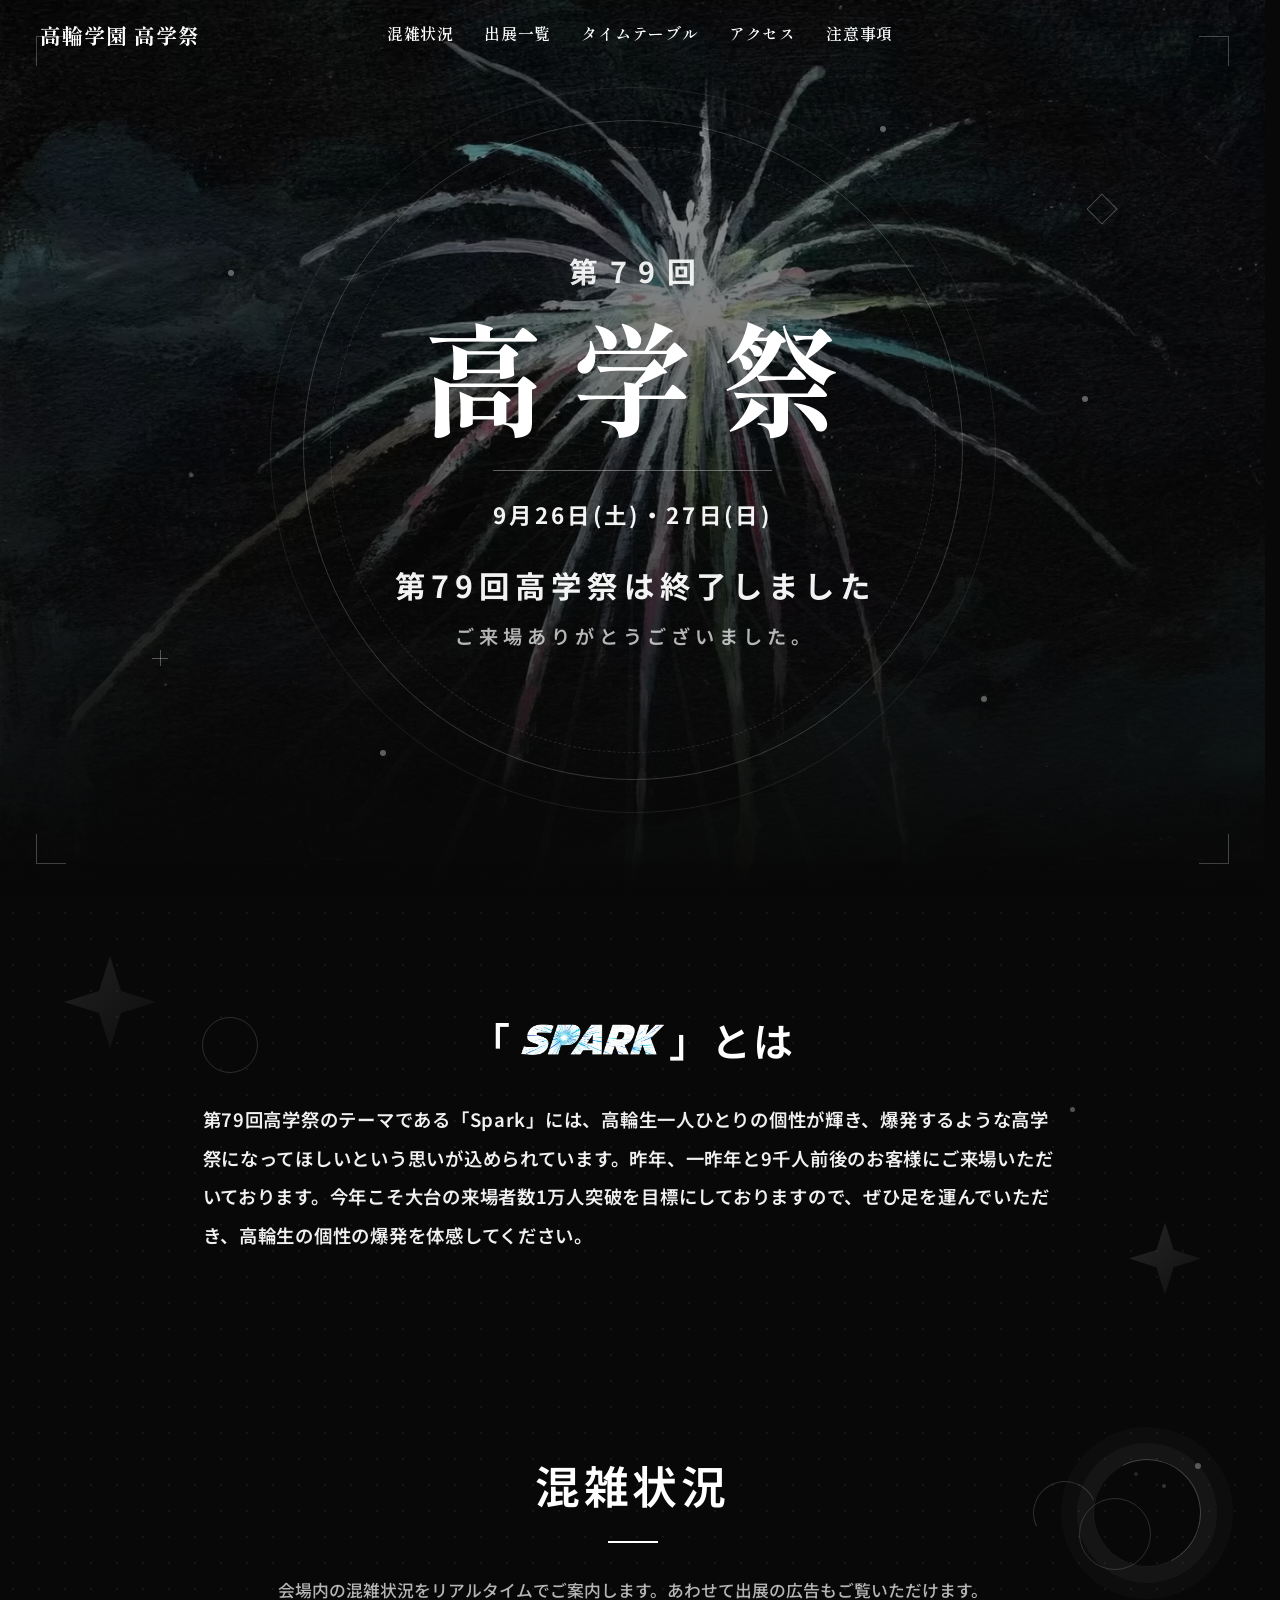
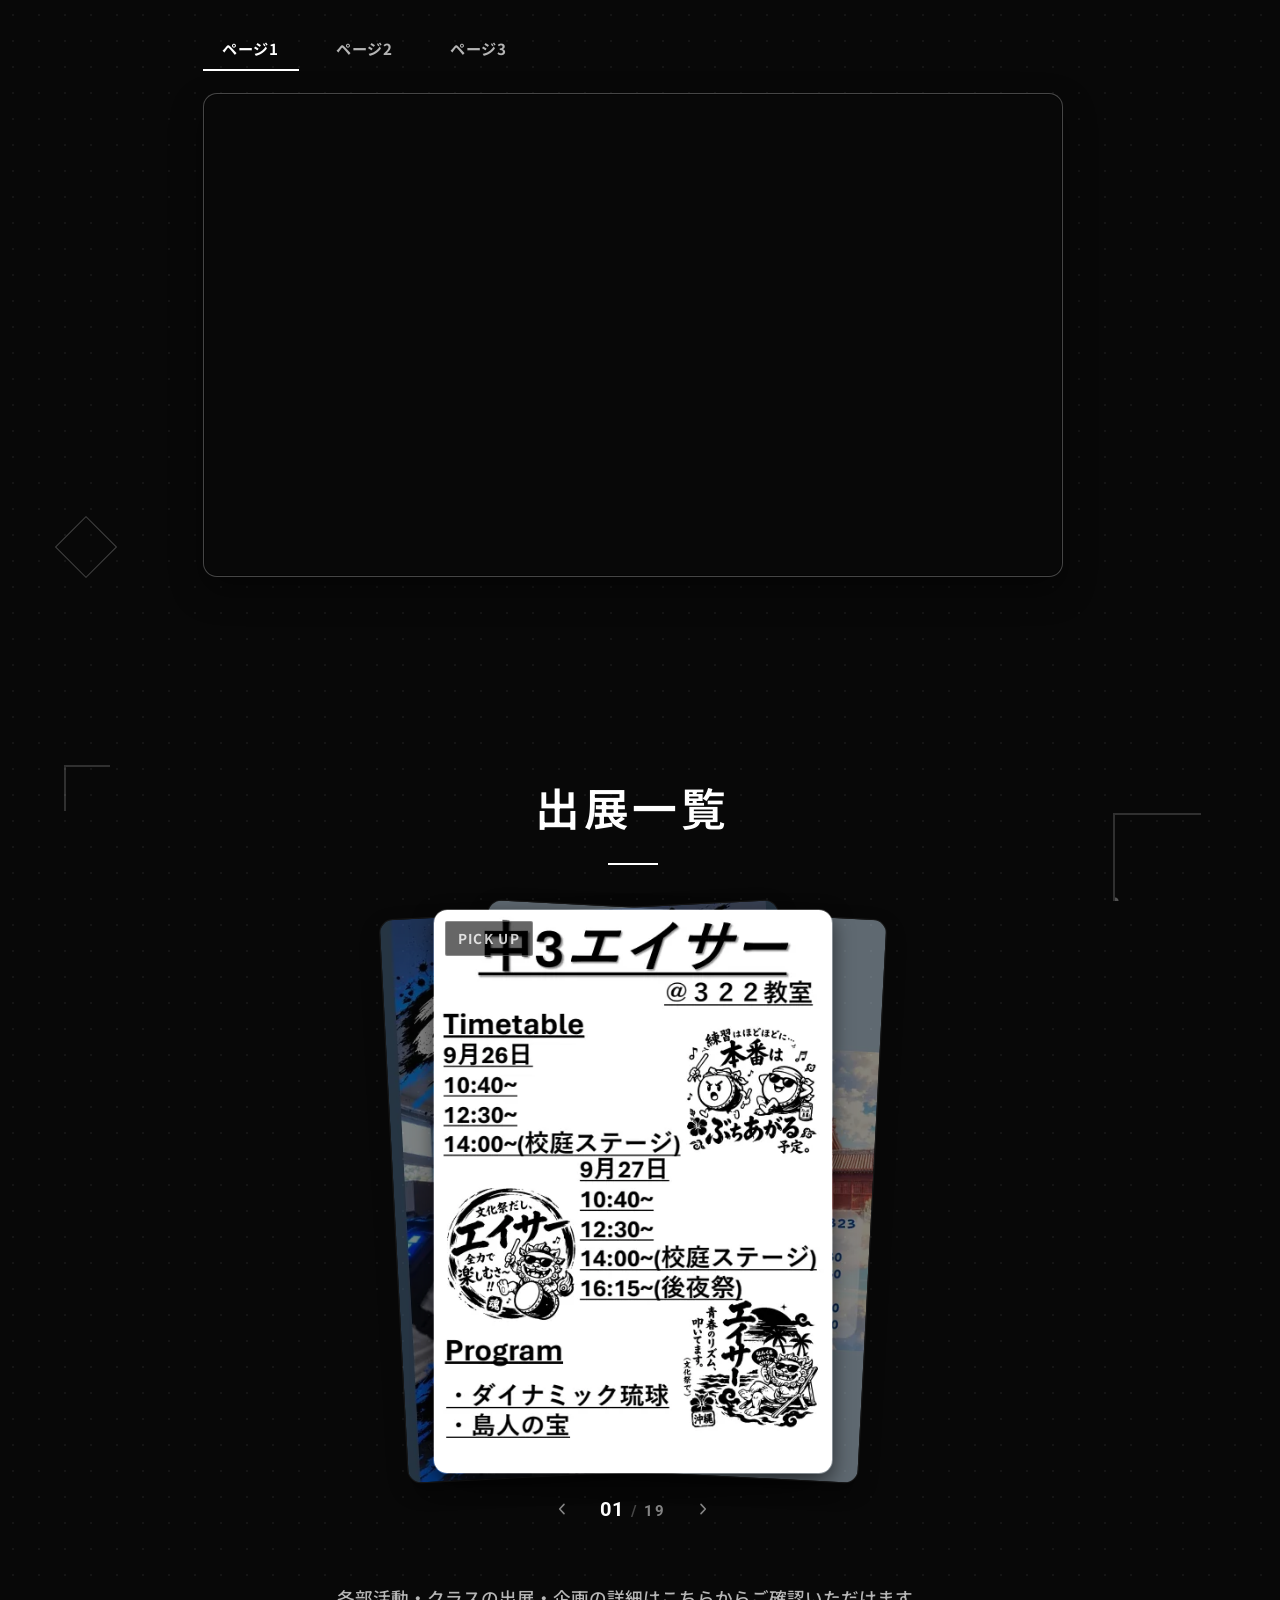
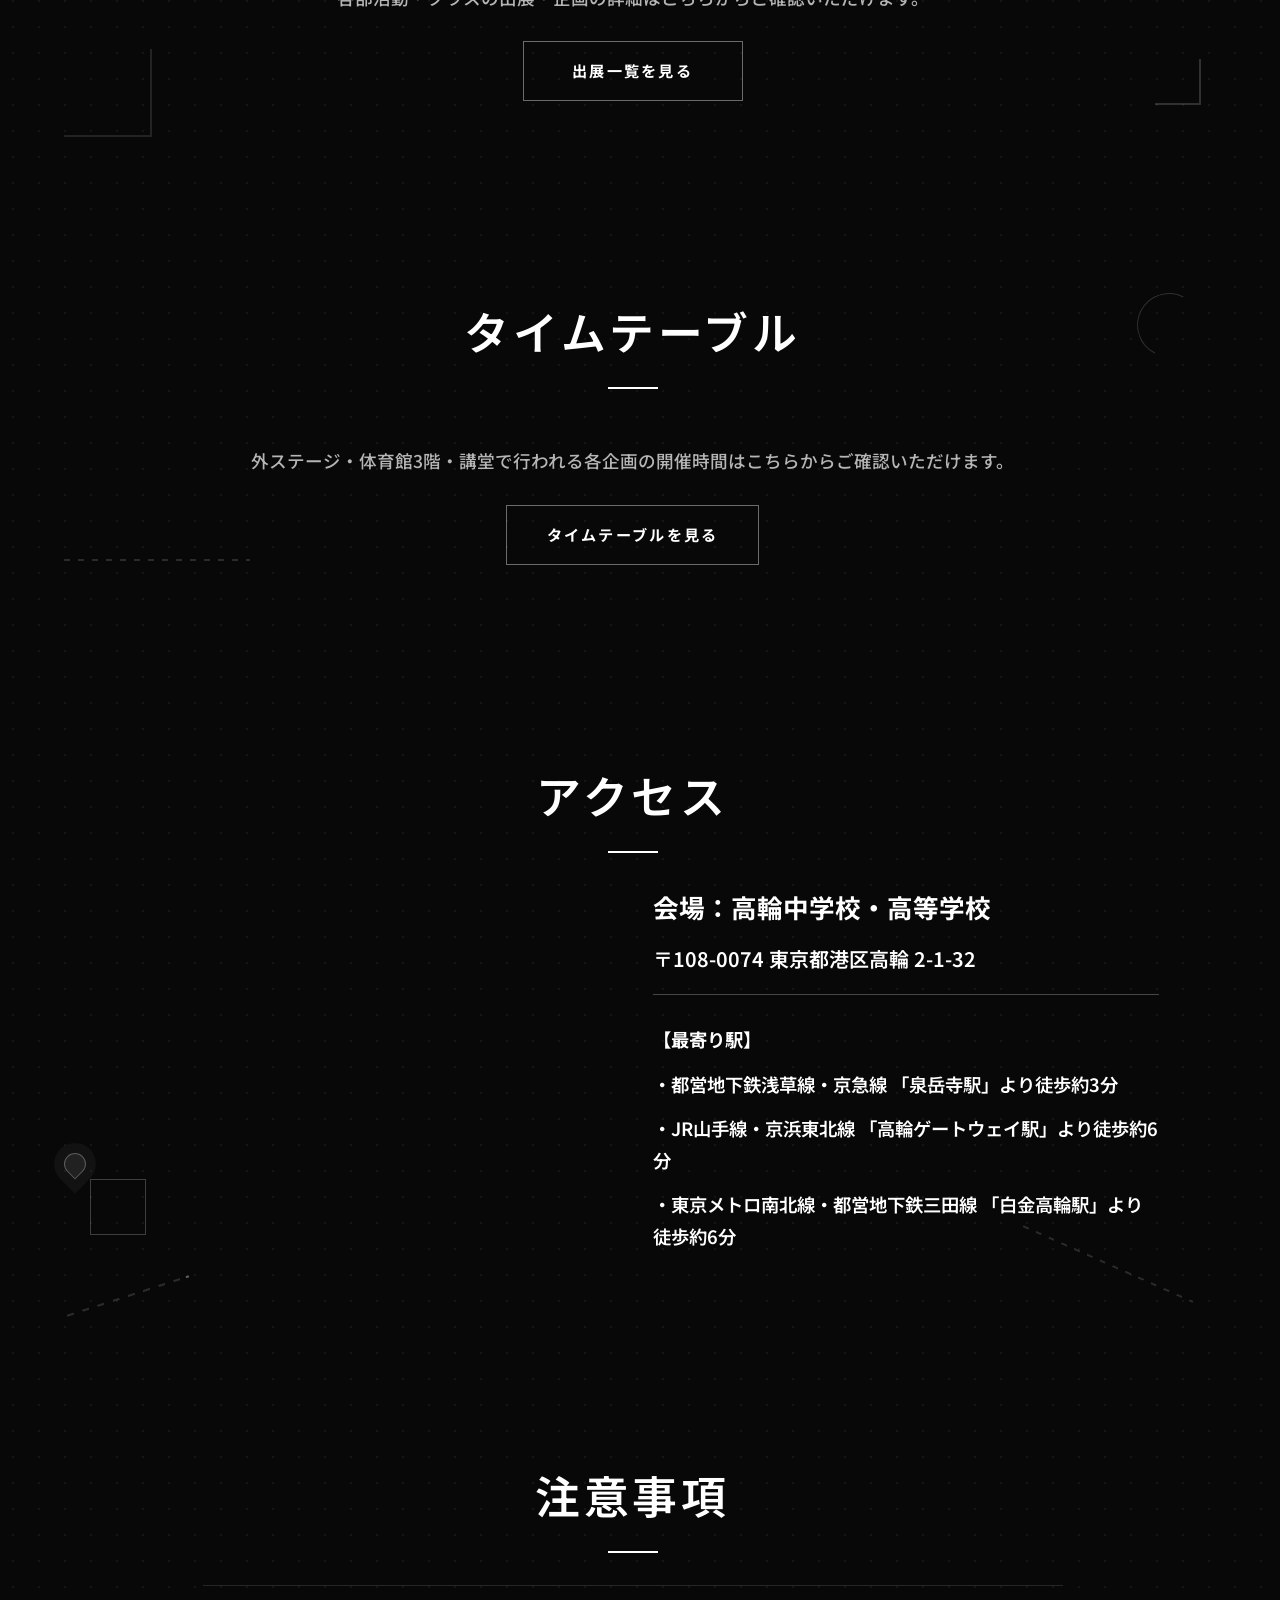
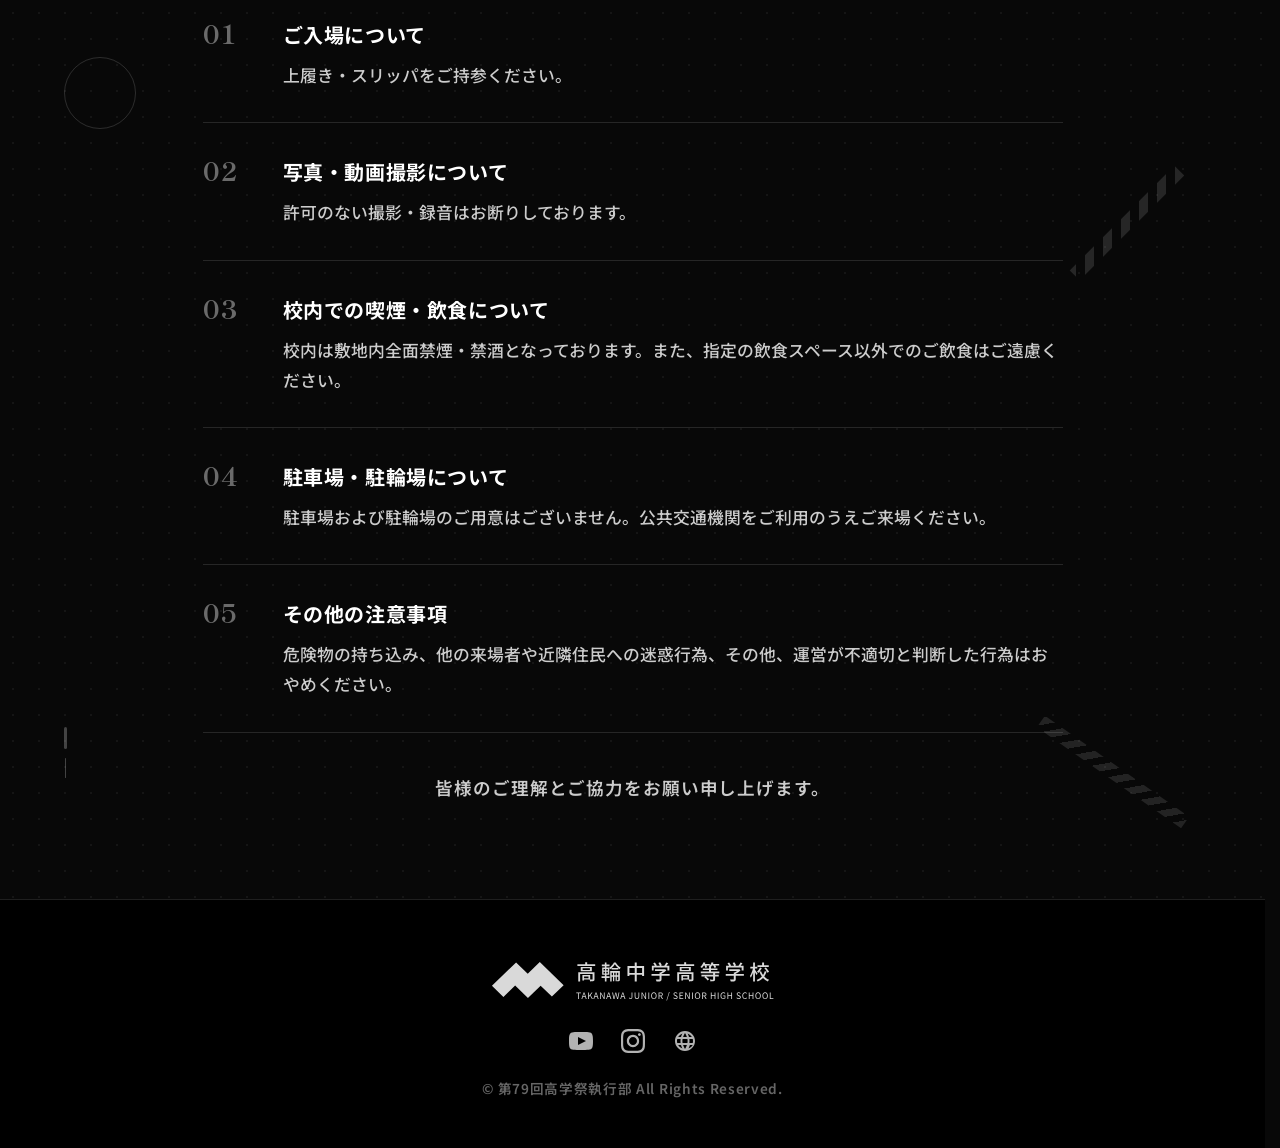
<file: index.html>
<!doctype html>
<html lang="ja">

<head>
  <meta charset="UTF-8" />
  <meta name="viewport" content="width=device-width, initial-scale=1, viewport-fit=cover" />
  <meta name="theme-color" content="#0d0d0d" />
  <title>第79回高学祭公式ウェブサイト</title>
  <meta name="description" content="高輪中学校・高等学校で開催される第79回高学祭の公式サイトです。開催日時、出展一覧、アクセスなどをご案内します。" />
  <link rel="icon" href="./favicon.png" type="image/png" />
  <link rel="preload" as="image" href="./assets/images/background.avif" type="image/avif" fetchpriority="high" />

  <link href="./assets/css/destyle.css?v=20260928" rel="stylesheet" />

  <link rel="preconnect" href="https://fonts.googleapis.com" />
  <link rel="preconnect" href="https://fonts.gstatic.com" crossorigin />
  <link rel="preconnect" href="https://docs.google.com" />

  <link rel="preload" as="style"
    href="https://fonts.googleapis.com/css2?family=Noto+Sans+JP:wght@600;700&family=Shippori+Mincho:wght@800&family=Roboto:wght@400;700&display=swap" />
  <link rel="stylesheet"
    href="https://fonts.googleapis.com/css2?family=Noto+Sans+JP:wght@600;700&family=Shippori+Mincho:wght@800&family=Roboto:wght@400;700&display=swap"
    media="print" onload="this.media='all'" />
  <noscript>
    <link rel="stylesheet"
      href="https://fonts.googleapis.com/css2?family=Noto+Sans+JP:wght@600;700&family=Shippori+Mincho:wght@800&family=Roboto:wght@400;700&display=swap" />
  </noscript>
  <link href="./assets/css/style.css?v=20260929" rel="stylesheet" />

  <link rel="canonical" href="https://kougakusai.pages.dev/" />

  <meta property="og:type" content="website" />
  <meta property="og:site_name" content="第79回高学祭" />
  <meta property="og:title" content="第79回高学祭公式ウェブサイト" />
  <meta property="og:description" content="高輪中学校・高等学校で開催される第79回高学祭の公式サイトです。開催日時、出展一覧、アクセスなどをご案内します。" />
  <meta property="og:image" content="https://kougakusai.pages.dev/assets/images/ogp.png" />
  <meta property="og:url" content="https://kougakusai.pages.dev/" />
  <meta property="og:locale" content="ja_JP" />

  <meta name="twitter:card" content="summary_large_image" />
  <meta name="twitter:title" content="第79回高学祭公式ウェブサイト" />
  <meta name="twitter:description" content="高輪中学校・高等学校で開催される第79回高学祭の公式サイトです。" />
  <meta name="twitter:url" content="https://kougakusai.pages.dev/" />
  <meta name="twitter:image" content="https://kougakusai.pages.dev/assets/images/ogp.png" />
</head>

<body>
  <header>
    <a href="./" class="logo">高輪学園 高学祭</a>

    <nav class="desktop-nav" aria-label="メインナビゲーション">
      <a href="./" class="js-scroll-link" data-scroll-target="congestion">混雑状況</a>
      <a href="./" class="js-scroll-link" data-scroll-target="projects">出展一覧</a>
      <a href="./" class="js-scroll-link" data-scroll-target="timetable">タイムテーブル</a>
      <a href="./" class="js-scroll-link" data-scroll-target="access">アクセス</a>
      <a href="./" class="js-scroll-link" data-scroll-target="precautions">注意事項</a>
    </nav>

    <button type="button" class="hamburger-open" id="js-hamburger-open" aria-label="メニューを開く"
      aria-controls="js-mobile-menu" aria-expanded="false">
      <span></span>
      <span></span>
    </button>
  </header>

  <noscript>
    <style>
      .scroll-fade {
        opacity: 1;
        transform: none;
      }

      @media screen and (max-width: 900px) {
        .hamburger-open {
          display: none;
        }
      }
    </style>
  </noscript>

  <div class="menu-overlay" id="js-menu-overlay"></div>

  <aside class="mobile-menu" id="js-mobile-menu" aria-label="モバイルメニュー" aria-hidden="true" inert>
    <button type="button" class="hamburger-close" id="js-hamburger-close" aria-label="メニューを閉じる">
      <span></span>
      <span></span>
    </button>

    <nav class="mobile-nav">
      <a href="./" class="js-scroll-link js-mobile-link" data-scroll-target="congestion">混雑状況</a>
      <a href="./" class="js-scroll-link js-mobile-link" data-scroll-target="projects">出展一覧</a>
      <a href="./" class="js-scroll-link js-mobile-link" data-scroll-target="timetable">タイムテーブル</a>
      <a href="./" class="js-scroll-link js-mobile-link" data-scroll-target="access">アクセス</a>
      <a href="./" class="js-scroll-link js-mobile-link" data-scroll-target="precautions">注意事項</a>
    </nav>
  </aside>

  <section class="hero">
    <div class="hero-deco hero-pattern--burst" aria-hidden="true">
      <span class="deco-burst"></span>
      <span class="deco-ring"></span>
      <span class="deco-cross"></span>
      <span class="deco-square"></span>
      <span class="deco-dim"></span>
      <span class="reg reg-tl"></span>
      <span class="reg reg-tr"></span>
      <span class="reg reg-bl"></span>
      <span class="reg reg-br"></span>
      <span class="deco-plus"></span>
      <span class="deco-diamond"></span>
      <span class="deco-dot deco-dot--1"></span>
      <span class="deco-dot deco-dot--2"></span>
      <span class="deco-dot deco-dot--3"></span>
      <span class="deco-dot deco-dot--4"></span>
      <span class="deco-dot deco-dot--5"></span>
    </div>

    <div class="hero-inner">
      <p class="hero-sub">第79回</p>
      <h1 class="hero-main">高学祭</h1>
      <p class="hero-date">
        9月26日(土)・27日(日)
      </p>
      <div class="hero-closed">
        <h2 class="hero-closed-title">第79回高学祭は終了しました</h2>
        <p class="hero-thanks">ご来場ありがとうございました。</p>
      </div>
    </div>
  </section>

  <main>
    <section class="about">
      <div class="section-deco" data-section="about" aria-hidden="true">
        <span class="d-star d-size-lg pos-1"></span>
        <span class="d-ring d-size-md pos-2"></span>
        <span class="d-dot pos-3"></span>
      </div>
      <div class="content-inner about-inner">
        <div class="about-text">
          <h2 class="scroll-fade about-title">
            「<img src="./assets/images/spark-logo.webp" alt="Spark" class="inline-spark-logo" />」とは
          </h2>
          <p class="scroll-fade">
            第79回高学祭のテーマである「Spark」には、高輪生一人ひとりの個性が輝き、爆発するような高学祭になってほしいという思いが込められています。昨年、一昨年と9千人前後のお客様にご来場いただいております。今年こそ大台の来場者数1万人突破を目標にしておりますので、ぜひ足を運んでいただき、高輪生の個性の爆発を体感してください。
          </p>
        </div>
      </div>
    </section>

    <section id="congestion" class="congestion">
      <div class="section-deco" data-section="congestion" aria-hidden="true">
        <span class="d-diamond d-size-lg pos-1"></span>
        <span class="d-ring--arc pos-2"></span>
        <span class="d-ring d-size-lg pos-3"></span>
      </div>
      <div class="content-inner congestion-inner">
        <h2 class="scroll-fade">混雑状況</h2>
        <p class="congestion-desc scroll-fade">
          会場内の混雑状況をリアルタイムでご案内します。あわせて出展の広告もご覧いただけます。
        </p>

        <div class="congestion-embed-wrap scroll-fade">
          <div class="congestion-toolbar">
            <div class="congestion-tabs" role="tablist" aria-label="混雑状況ページ切り替え">
              <button type="button" class="congestion-tab is-active" role="tab" aria-selected="true"
                data-slide="id.p">ページ1</button>
              <button type="button" class="congestion-tab" role="tab" aria-selected="false"
                data-slide="id.g3f6db1f56cd_0_41">ページ2</button>
              <button type="button" class="congestion-tab" role="tab" aria-selected="false"
                data-slide="id.g3f6db1f56cd_0_70">ページ3</button>
            </div>
          </div>
          <div class="congestion-slides">
            <iframe class="congestion-slide is-active" data-slide-frame="id.p" title="会場混雑状況 ページ1" allowfullscreen="true"
              loading="lazy"></iframe>
            <iframe class="congestion-slide" data-slide-frame="id.g3f6db1f56cd_0_41" title="会場混雑状況 ページ2" allowfullscreen="true"
              loading="lazy"></iframe>
            <iframe class="congestion-slide" data-slide-frame="id.g3f6db1f56cd_0_70" title="会場混雑状況 ページ3" allowfullscreen="true"
              loading="lazy"></iframe>
          </div>
        </div>
      </div>
    </section>

    <section id="projects" class="projects">
      <div class="section-deco" data-section="projects" aria-hidden="true">
        <span class="d-bracket d-size-lg pos-1"></span>
        <span class="d-bracket--flip d-size-lg pos-2"></span>
      </div>
      <div class="content-inner">
        <h2 class="scroll-fade">出展一覧</h2>

        <section id="ads" class="ads">
          <div class="ads-slider scroll-fade" id="js-ads-slider" role="group" aria-roledescription="スライドショー"
            aria-label="出展PR">
            <span class="ads-badge">PICK UP</span>
            <div class="ads-track" id="js-ads-track"></div>
            <div class="ads-controls" id="js-ads-controls">
              <button type="button" class="ads-nav" id="js-ads-prev" aria-label="前の広告へ">
                <svg viewBox="0 0 24 24" width="16" height="16" aria-hidden="true" focusable="false">
                  <path d="M15 5 L8.5 12 L15 19" fill="none" stroke="currentColor" stroke-width="2.4"
                    stroke-linecap="round" stroke-linejoin="round" />
                </svg>
              </button>
              <p class="ads-counter" id="js-ads-counter" aria-live="polite">
                <span class="ads-counter-now" id="js-ads-counter-now">01</span>
                <span class="ads-counter-sep" aria-hidden="true">/</span>
                <span class="ads-counter-total" id="js-ads-counter-total">19</span>
              </p>
              <button type="button" class="ads-nav" id="js-ads-next" aria-label="次の広告へ">
                <svg viewBox="0 0 24 24" width="16" height="16" aria-hidden="true" focusable="false">
                  <path d="M9 5 L15.5 12 L9 19" fill="none" stroke="currentColor" stroke-width="2.4"
                    stroke-linecap="round" stroke-linejoin="round" />
                </svg>
              </button>
            </div>
          </div>
        </section>

        <div class="projects-link-container scroll-fade">
          <p class="projects-message">
            各部活動・クラスの出展・企画の詳細はこちらからご確認いただけます。
          </p>
          <a href="projects.html" class="btn-projects"> 出展一覧を見る </a>
        </div>
      </div>
    </section>

    <section id="timetable" class="timetable">
      <div class="section-deco" data-section="timetable" aria-hidden="true">
        <span class="d-ring--arc pos-1"></span>
        <span class="d-route d-size-lg pos-2"></span>
      </div>
      <div class="content-inner">
        <h2 class="scroll-fade">タイムテーブル</h2>
        <div class="projects-link-container scroll-fade">
          <p class="projects-message">
            外ステージ・体育館3階・講堂で行われる各企画の開催時間はこちらからご確認いただけます。
          </p>
          <a href="timetable.html" class="btn-projects"> タイムテーブルを見る </a>
        </div>
      </div>
    </section>

    <section id="access" class="access">
      <div class="section-deco" data-section="access" aria-hidden="true">
        <span class="d-dot--ring d-size-lg pos-1"></span>
        <span class="d-route d-size-lg pos-2"></span>
      </div>
      <div class="content-inner access-inner">
        <h2 class="scroll-fade">アクセス</h2>
        <div class="access-content">
          <div class="map-container">
            <iframe title="高輪中学校・高等学校への地図"
              src="https://maps.google.com/maps?q=高輪中学校・高等学校&t=&z=15&ie=UTF8&iwloc=&output=embed" width="600"
              height="450" style="border: 0" allowfullscreen loading="lazy"
              referrerpolicy="strict-origin-when-cross-origin"></iframe>
            <noscript>
              <style>
                .map-container iframe {
                  display: none;
                }

                .map-noscript-notice {
                  min-height: 380px;
                  margin-top: 0;
                  display: flex;
                  flex-direction: column;
                  justify-content: center;
                }

                @media screen and (max-width: 900px) {
                  .map-noscript-notice {
                    min-height: 280px;
                  }
                }
              </style>
              <div class="noscript-notice map-noscript-notice" role="status">
                <p class="noscript-notice-title">地図を表示できません</p>
                <p>〒108-0074 東京都港区高輪 2-1-32</p>
                <a href="https://www.google.com/maps/search/?api=1&query=高輪中学校・高等学校" target="_blank"
                  rel="noopener noreferrer">Google マップで会場を開く</a>
              </div>
            </noscript>
          </div>

          <div class="access-info scroll-fade">
            <h3>会場：高輪中学校・高等学校</h3>
            <p class="address">〒108-0074 東京都港区高輪 2-1-32</p>

            <div class="station-group">
              <p class="station-title">【最寄り駅】</p>
              <p>
                ・都営地下鉄浅草線・京急線 「泉岳寺駅」より徒歩約3分
              </p>
              <p>
                ・JR山手線・京浜東北線 「高輪ゲートウェイ駅」より徒歩約6分
              </p>
              <p>
                ・東京メトロ南北線・都営地下鉄三田線
                「白金高輪駅」より徒歩約6分
              </p>
            </div>
          </div>
        </div>
      </div>
    </section>

    <section id="precautions" class="precautions">
      <div class="section-deco" data-section="precautions" aria-hidden="true">
        <span class="d-band d-size-lg pos-1"></span>
        <span class="d-ring d-size-lg pos-2"></span>
      </div>
      <div class="content-inner precautions-inner">
        <h2 class="scroll-fade">注意事項</h2>
        <div class="precautions-content scroll-fade">
          <div class="precautions-list">
            <div class="precautions-item">
              <span class="precautions-num">01</span>
              <div class="precautions-body">
                <h3>ご入場について</h3>
                <p>上履き・スリッパをご持参ください。</p>
              </div>
            </div>

            <div class="precautions-item">
              <span class="precautions-num">02</span>
              <div class="precautions-body">
                <h3>写真・動画撮影について</h3>
                <p>許可のない撮影・録音はお断りしております。</p>
              </div>
            </div>

            <div class="precautions-item">
              <span class="precautions-num">03</span>
              <div class="precautions-body">
                <h3>校内での喫煙・飲食について</h3>
                <p>
                  校内は敷地内全面禁煙・禁酒となっております。また、指定の飲食スペース以外でのご飲食はご遠慮ください。
                </p>
              </div>
            </div>

            <div class="precautions-item">
              <span class="precautions-num">04</span>
              <div class="precautions-body">
                <h3>駐車場・駐輪場について</h3>
                <p>
                  駐車場および駐輪場のご用意はございません。公共交通機関をご利用のうえご来場ください。
                </p>
              </div>
            </div>

            <div class="precautions-item">
              <span class="precautions-num">05</span>
              <div class="precautions-body">
                <h3>その他の注意事項</h3>
                <p>
                  危険物の持ち込み、他の来場者や近隣住民への迷惑行為、その他、運営が不適切と判断した行為はおやめください。
                </p>
              </div>
            </div>
          </div>
          <p class="precautions-foot">
            皆様のご理解とご協力をお願い申し上げます。
          </p>
        </div>
      </div>
    </section>
  </main>

  <div class="modal-overlay" id="js-modal-overlay" aria-hidden="true">
    <div class="modal-content" role="dialog" aria-modal="true" aria-labelledby="js-modal-title" tabindex="-1">
      <button type="button" class="modal-close" id="js-modal-close" aria-label="閉じる">
        ✕
      </button>
      <div id="js-modal-body"></div>
    </div>
  </div>

  <footer>
    <div class="footer-inner">
      <div class="footer-logo-wrap">
        <a href="https://takanawa.ed.jp" target="_blank" rel="noopener noreferrer">
          <img src="./assets/images/logos/takanawa-logo.svg" alt="学校法人高輪学園" class="takanawa-logo" loading="lazy" />
        </a>
      </div>

      <div class="footer-sns">
        <a href="https://www.youtube.com/@takanawagakuen" target="_blank" rel="noopener noreferrer"
          aria-label="公式YouTube">
          <img src="./assets/images/logos/youtube-logo.svg" alt="YouTube" class="sns-icon" loading="lazy" />
        </a>
        <a href="https://www.instagram.com/kougakusai.official/" target="_blank" rel="noopener noreferrer"
          aria-label="公式Instagram">
          <img src="./assets/images/logos/instagram-logo.svg" alt="Instagram" class="sns-icon" loading="lazy" />
        </a>
        <a href="https://takanawa.ed.jp" target="_blank" rel="noopener noreferrer" aria-label="公式ウェブサイト">
          <img src="./assets/images/logos/internet-logo.svg" alt="Website" class="sns-icon" loading="lazy" />
        </a>
      </div>

      <p class="copyright">© 第79回高学祭執行部 All Rights Reserved.</p>
    </div>
  </footer>

  <a href="#" id="back-to-top" class="back-to-top" aria-label="ページ上部へ戻る">
    ↑
  </a>

  <script src="./assets/js/script.js?v=20260928" defer></script>
</body>

</html>
</file>
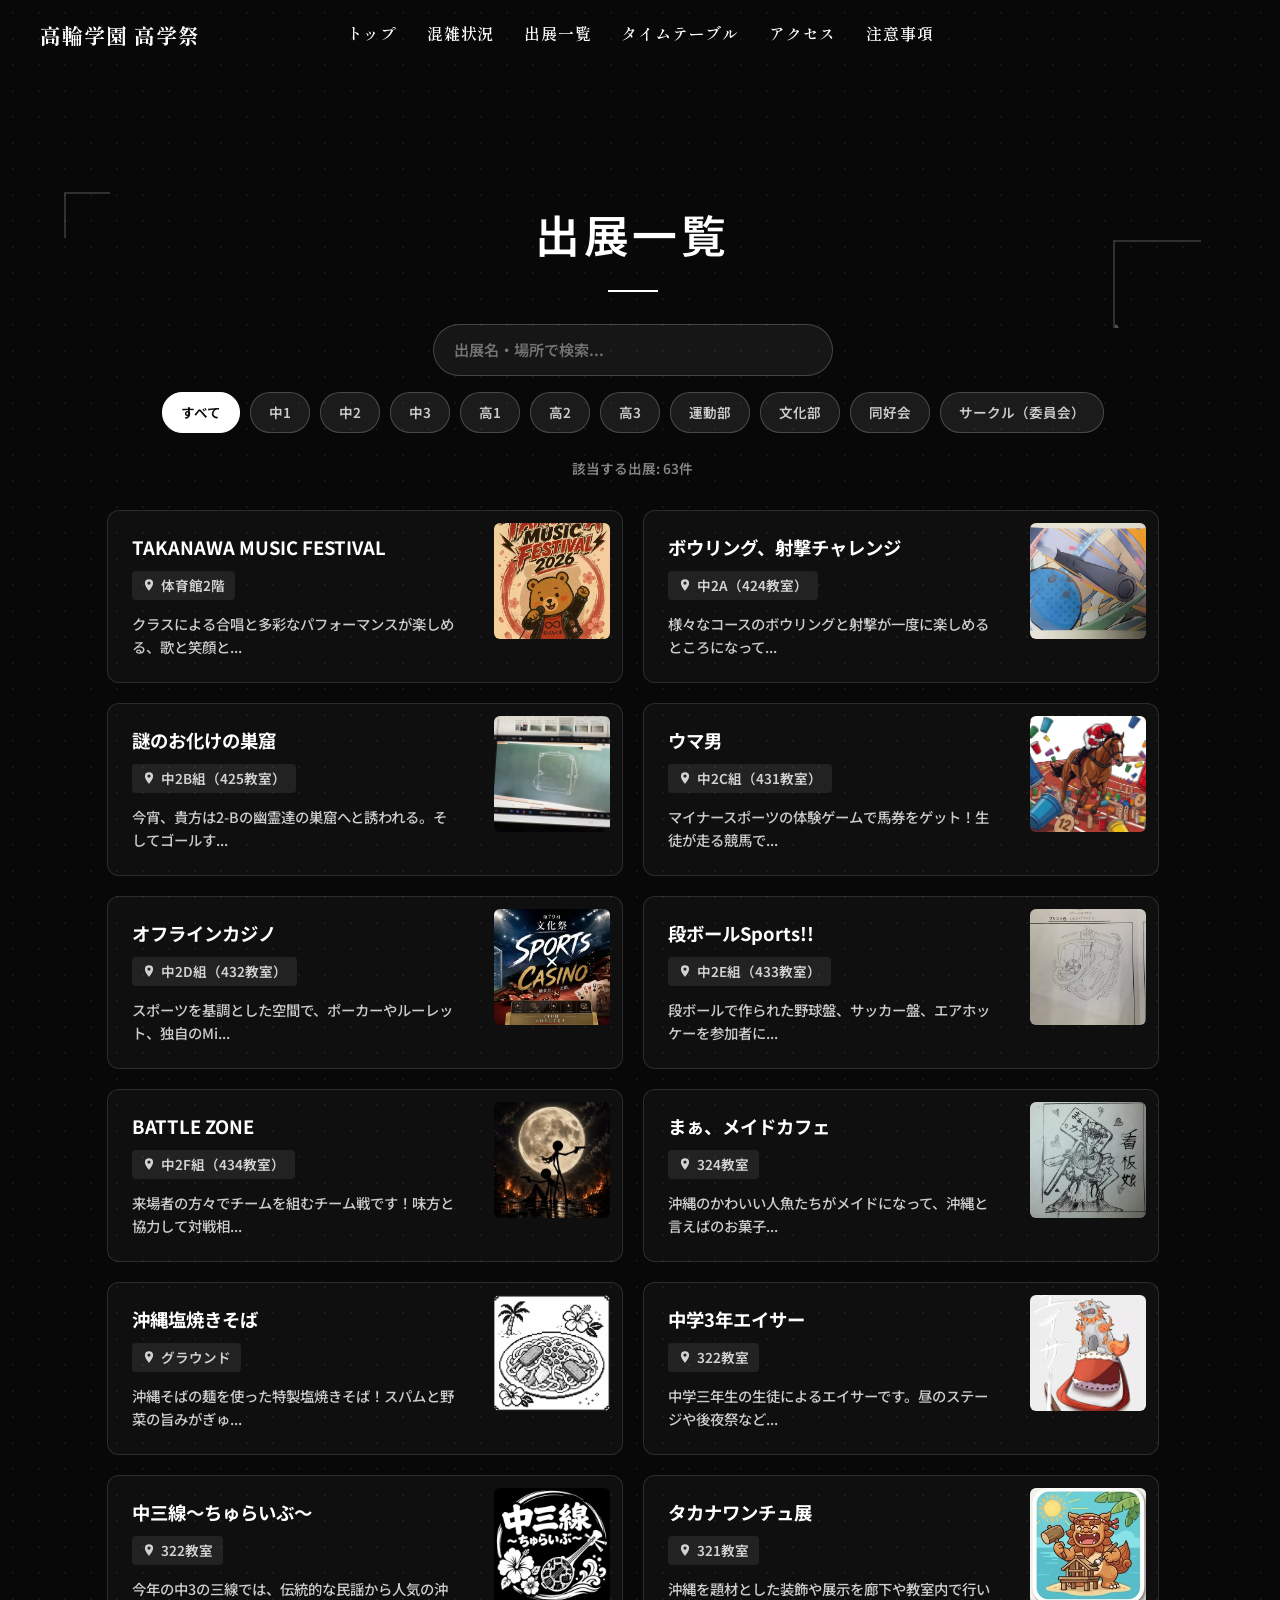
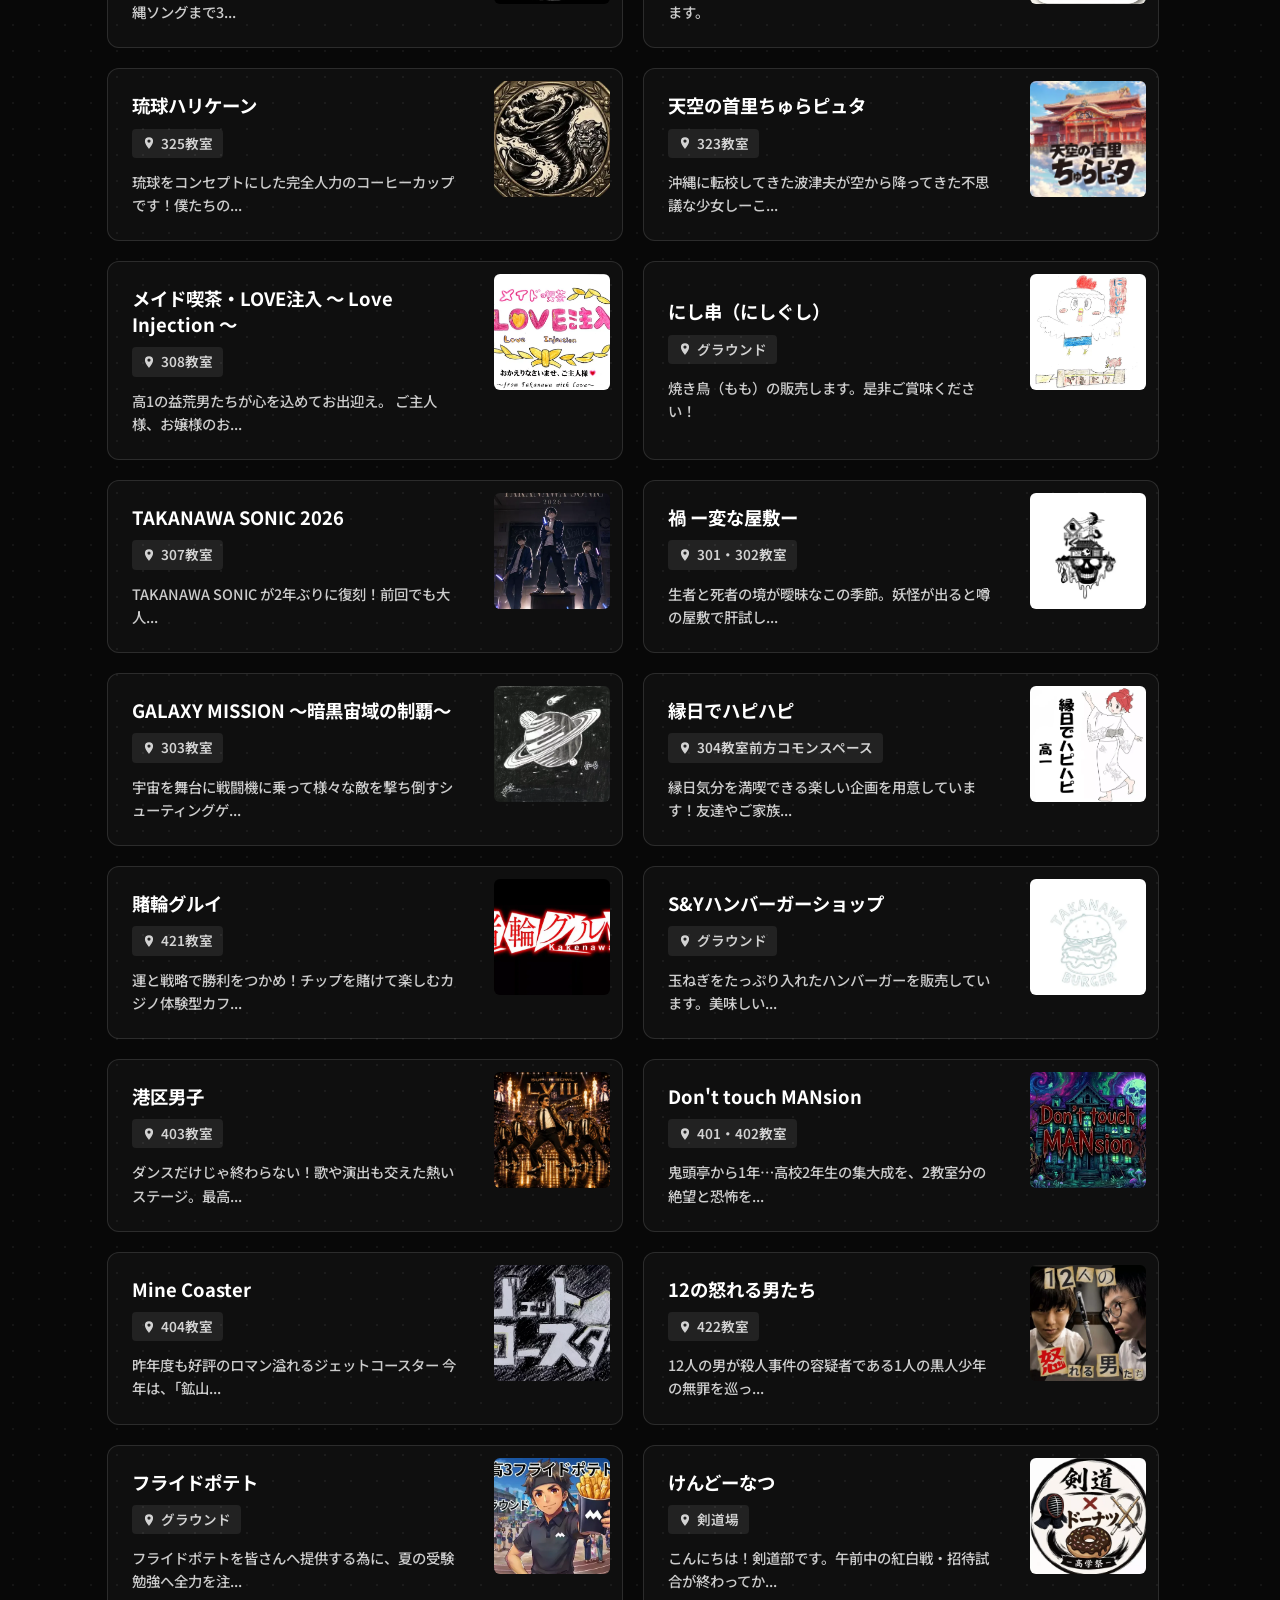
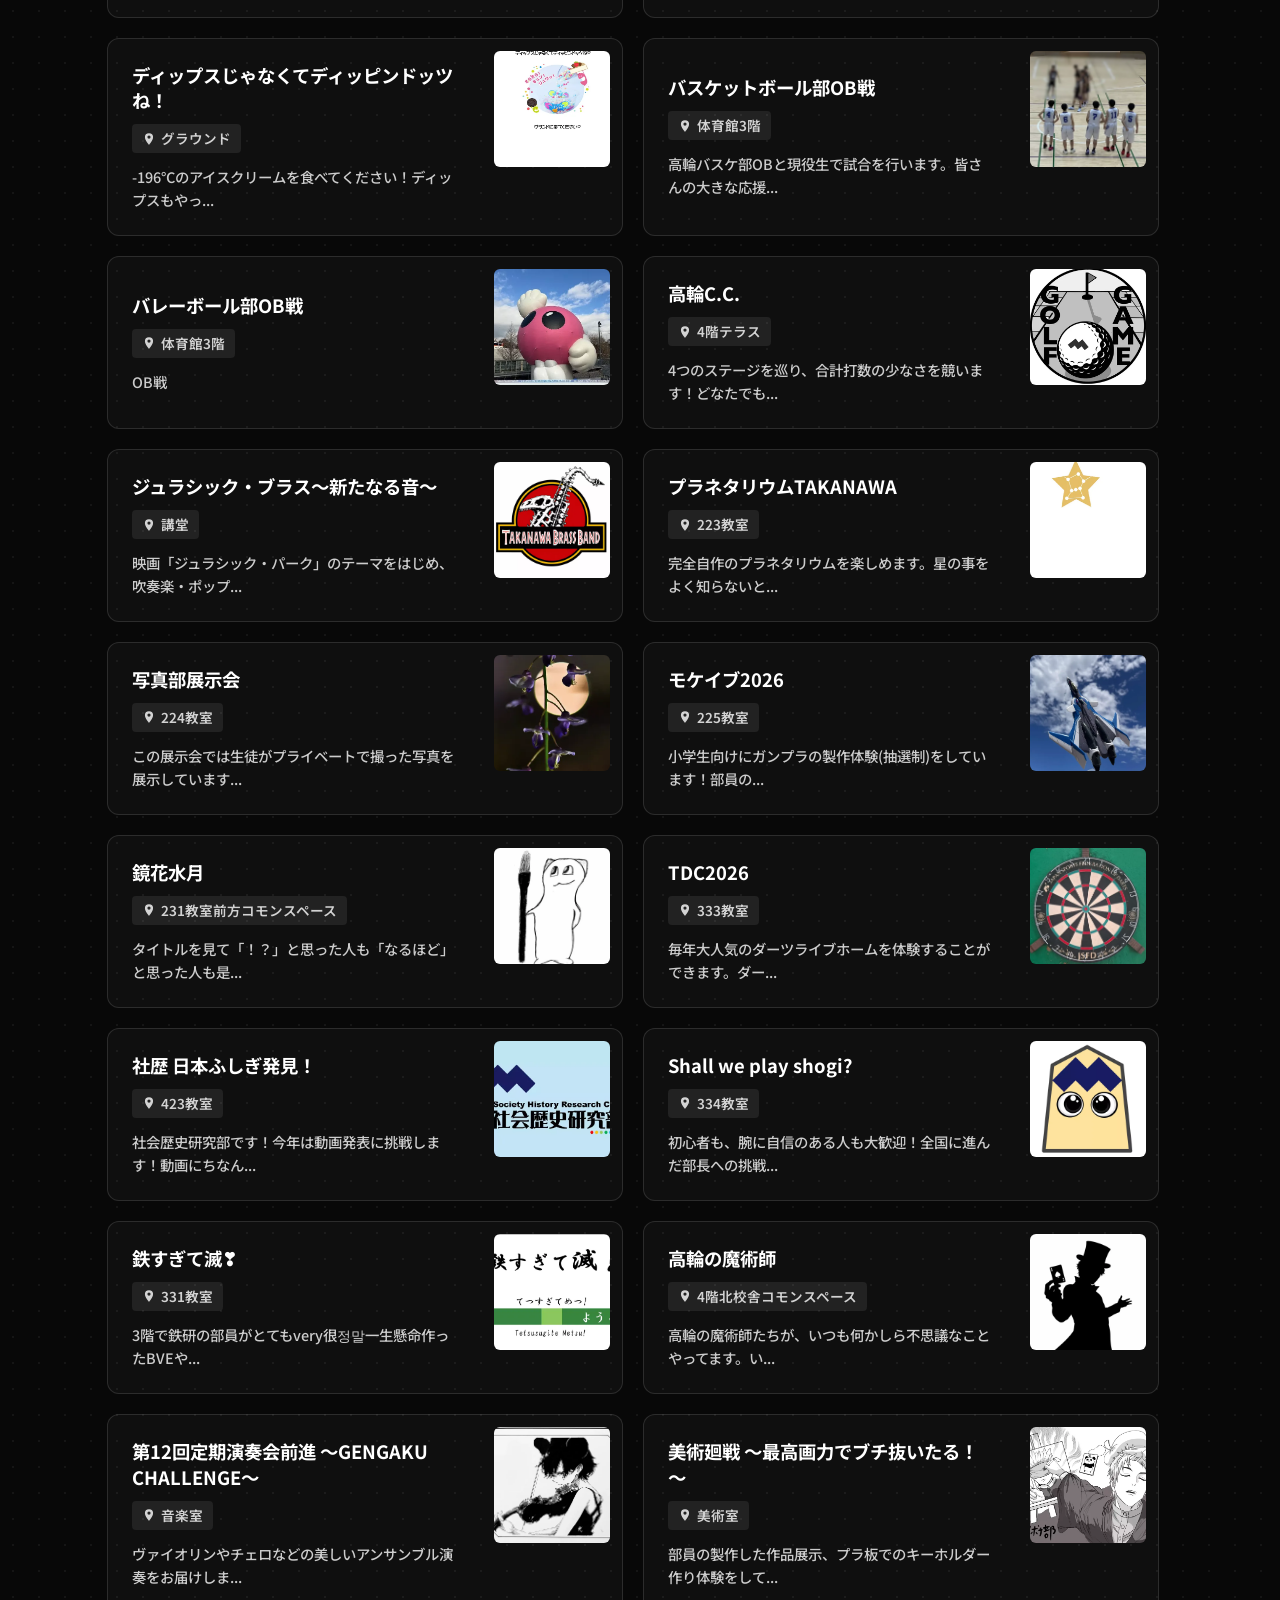
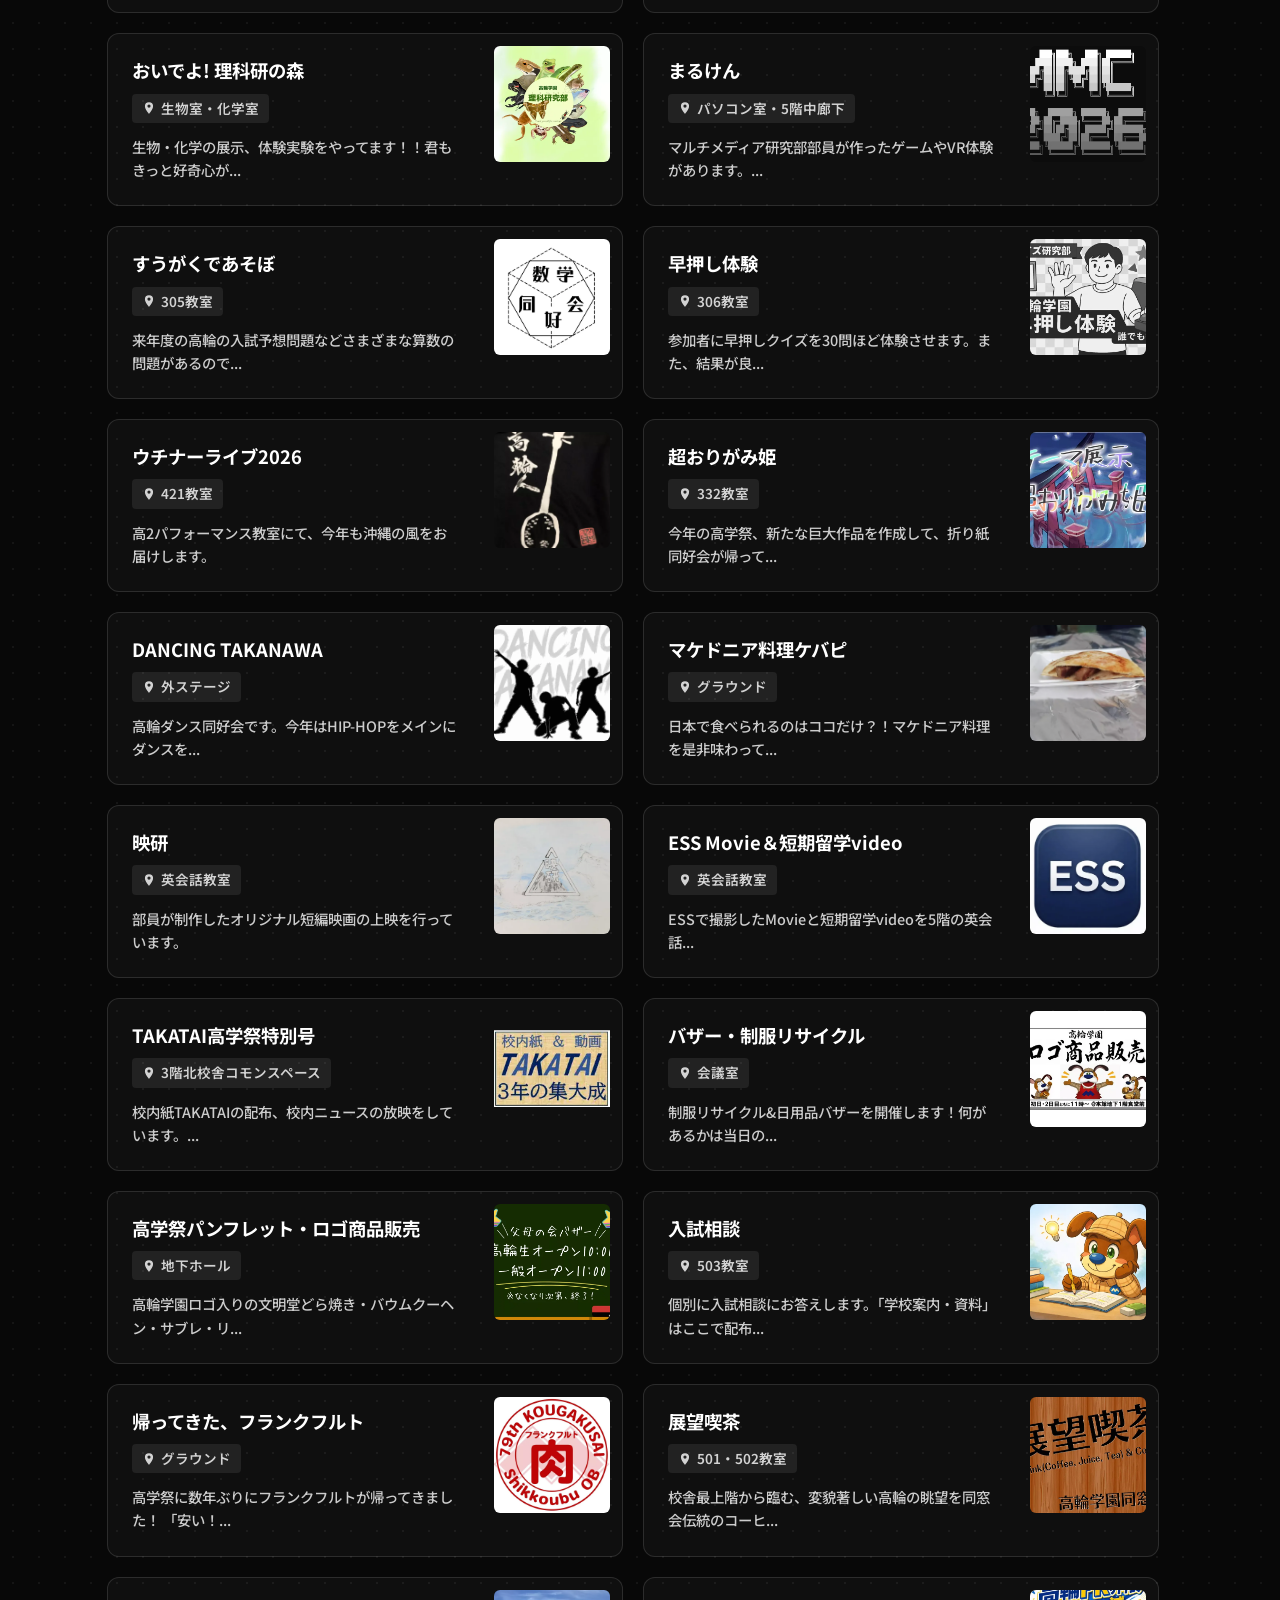
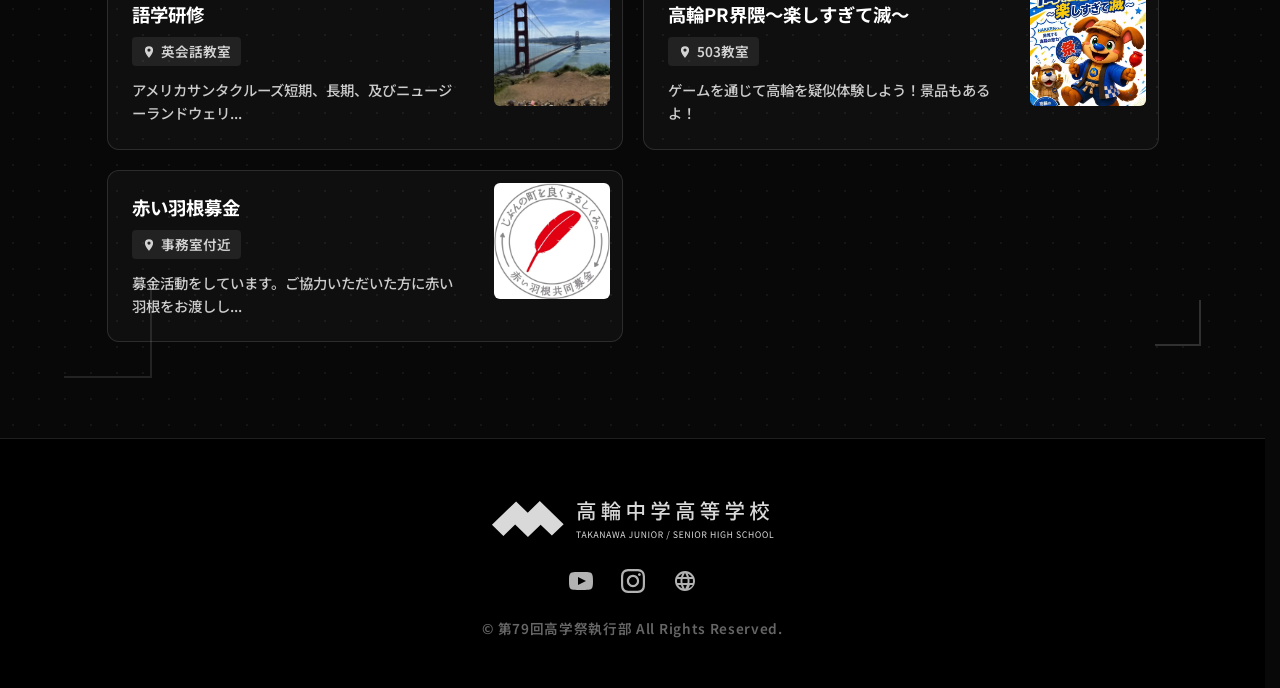
<file: projects.html>
<!doctype html>
<html lang="ja">

<head>
  <meta charset="UTF-8" />
  <meta name="viewport" content="width=device-width, initial-scale=1, viewport-fit=cover" />
  <meta name="theme-color" content="#0d0d0d" />
  <title>出展一覧 | 第79回高学祭公式ウェブサイト</title>
  <meta name="description" content="第79回高学祭の出展一覧ページです。クラス、部活動、同好会などの出展情報を検索・閲覧できます。" />
  <link rel="icon" href="./favicon.png" type="image/png">

  <link href="./assets/css/destyle.css?v=20260928" rel="stylesheet" />

  <link rel="preconnect" href="https://fonts.googleapis.com" />
  <link rel="preconnect" href="https://fonts.gstatic.com" crossorigin />

  <link rel="preload" as="style"
    href="https://fonts.googleapis.com/css2?family=Noto+Sans+JP:wght@600;700&family=Shippori+Mincho:wght@800&family=Roboto:wght@400;700&display=swap" />
  <link rel="stylesheet"
    href="https://fonts.googleapis.com/css2?family=Noto+Sans+JP:wght@600;700&family=Shippori+Mincho:wght@800&family=Roboto:wght@400;700&display=swap"
    media="print" onload="this.media='all'" />
  <noscript>
    <link rel="stylesheet"
      href="https://fonts.googleapis.com/css2?family=Noto+Sans+JP:wght@600;700&family=Shippori+Mincho:wght@800&family=Roboto:wght@400;700&display=swap" />
  </noscript>
  <link href="./assets/css/style.css?v=20260928" rel="stylesheet" />

  <link rel="canonical" href="https://kougakusai.pages.dev/projects.html" />

  <meta property="og:type" content="article" />
  <meta property="og:site_name" content="第79回高学祭" />
  <meta property="og:title" content="出展一覧 | 第79回高学祭公式ウェブサイト" />
  <meta property="og:description" content="第79回高学祭の出展一覧ページです。クラス、部活動、同好会などの出展情報を検索・閲覧できます。" />
  <meta property="og:image" content="https://kougakusai.pages.dev/assets/images/ogp.png" />
  <meta property="og:url" content="https://kougakusai.pages.dev/projects.html" />
  <meta property="og:locale" content="ja_JP" />

  <meta name="twitter:card" content="summary_large_image" />
  <meta name="twitter:title" content="出展一覧 | 第79回高学祭公式ウェブサイト" />
  <meta name="twitter:description" content="第79回高学祭の出展一覧ページです。" />
  <meta name="twitter:url" content="https://kougakusai.pages.dev/projects.html" />
  <meta name="twitter:image" content="https://kougakusai.pages.dev/assets/images/ogp.png" />
</head>

<body>
  <header class="scrolled">
    <a href="./" class="logo">高輪学園 高学祭</a>

    <nav class="desktop-nav" aria-label="メインナビゲーション">
      <a href="./">トップ</a>
      <a href="./#congestion">混雑状況</a>
      <a href="./projects.html">出展一覧</a>
      <a href="./timetable.html">タイムテーブル</a>
      <a href="./#access">アクセス</a>
      <a href="./#precautions">注意事項</a>
    </nav>

    <button type="button" class="hamburger-open" id="js-hamburger-open" aria-label="メニューを開く"
      aria-controls="js-mobile-menu" aria-expanded="false">
      <span></span>
      <span></span>
    </button>
  </header>

  <noscript>
    <style>
      @media screen and (max-width: 900px) {
        .hamburger-open {
          display: none;
        }
      }
    </style>
  </noscript>

  <div class="menu-overlay" id="js-menu-overlay"></div>

  <aside class="mobile-menu" id="js-mobile-menu" aria-label="モバイルメニュー" aria-hidden="true" inert>
    <button type="button" class="hamburger-close" id="js-hamburger-close" aria-label="メニューを閉じる">
      <span></span>
      <span></span>
    </button>

    <nav class="mobile-nav">
      <a href="./" class="js-mobile-link">トップ</a>
      <a href="./#congestion" class="js-mobile-link">混雑状況</a>
      <a href="./projects.html" class="js-mobile-link">出展一覧</a>
      <a href="./timetable.html" class="js-mobile-link">タイムテーブル</a>
      <a href="./#access" class="js-mobile-link">アクセス</a>
      <a href="./#precautions" class="js-mobile-link">注意事項</a>
    </nav>
  </aside>

  <main class="subpage-main">
    <section id="projects" class="projects">
      <div class="section-deco" data-section="projects" aria-hidden="true">
        <span class="d-bracket d-size-lg pos-1"></span>
        <span class="d-bracket--flip d-size-lg pos-2"></span>
      </div>
      <div class="content-inner">
        <h2 class="scroll-fade is-show">出展一覧</h2>

        <div class="project-controls scroll-fade is-show">
          <div class="search-box">
            <input type="text" id="js-search-input" placeholder="出展名・場所で検索..." aria-label="出展検索" autocomplete="off"
              spellcheck="false" />
          </div>

          <div class="project-filters" id="js-project-filters">
            <button type="button" class="filter-btn active" data-filter="all" aria-pressed="true">すべて</button>
            <button type="button" class="filter-btn" data-filter="c1" aria-pressed="false">中1</button>
            <button type="button" class="filter-btn" data-filter="c2" aria-pressed="false">中2</button>
            <button type="button" class="filter-btn" data-filter="c3" aria-pressed="false">中3</button>
            <button type="button" class="filter-btn" data-filter="h1" aria-pressed="false">高1</button>
            <button type="button" class="filter-btn" data-filter="h2" aria-pressed="false">高2</button>
            <button type="button" class="filter-btn" data-filter="h3" aria-pressed="false">高3</button>
            <button type="button" class="filter-btn" data-filter="sports" aria-pressed="false">運動部</button>
            <button type="button" class="filter-btn" data-filter="culture" aria-pressed="false">文化部</button>
            <button type="button" class="filter-btn" data-filter="club" aria-pressed="false">同好会</button>
            <button type="button" class="filter-btn" data-filter="committee" aria-pressed="false">サークル（委員会）</button>
          </div>
        </div>

        <p class="project-count scroll-fade is-show" id="js-project-count" aria-live="polite"></p>

        <div class="project-grid scroll-fade is-show" id="js-project-grid">
          <noscript>
            <style>
              .scroll-fade {
                opacity: 1;
                transform: none;
              }

              #js-project-grid > noscript {
                display: contents;
              }
            </style>
            <div class="noscript-notice" role="status">
              <p class="noscript-notice-title">出展一覧を表示できません</p>
              <p>このページの出展一覧はJavaScriptを使用して表示しています。<br />
                ブラウザでJavaScriptを有効にしてから、もう一度読み込んでください。</p>
            </div>
          </noscript>
        </div>
      </div>
    </section>
  </main>

  <div class="modal-overlay" id="js-modal-overlay" aria-hidden="true">
    <div class="modal-content" role="dialog" aria-modal="true" aria-labelledby="js-modal-title" tabindex="-1">
      <button type="button" class="modal-close" id="js-modal-close" aria-label="閉じる">✕</button>
      <div id="js-modal-body"></div>
    </div>
  </div>

  <footer>
    <div class="footer-inner">
      <div class="footer-logo-wrap">
        <a href="https://takanawa.ed.jp" target="_blank" rel="noopener noreferrer">
          <img src="./assets/images/logos/takanawa-logo.svg" alt="学校法人高輪学園" class="takanawa-logo" loading="lazy" />
        </a>
      </div>

      <div class="footer-sns">
        <a href="https://www.youtube.com/@takanawagakuen" target="_blank" rel="noopener noreferrer"
          aria-label="公式YouTube">
          <img src="./assets/images/logos/youtube-logo.svg" alt="YouTube" class="sns-icon" loading="lazy" />
        </a>
        <a href="https://www.instagram.com/kougakusai.official/" target="_blank" rel="noopener noreferrer"
          aria-label="公式Instagram">
          <img src="./assets/images/logos/instagram-logo.svg" alt="Instagram" class="sns-icon" loading="lazy" />
        </a>
        <a href="https://takanawa.ed.jp" target="_blank" rel="noopener noreferrer" aria-label="公式ウェブサイト">
          <img src="./assets/images/logos/internet-logo.svg" alt="Website" class="sns-icon" loading="lazy" />
        </a>
      </div>

      <p class="copyright">© 第79回高学祭執行部 All Rights Reserved.</p>
    </div>
  </footer>

  <a href="#" id="back-to-top" class="back-to-top" aria-label="ページ上部へ戻る">
    ↑
  </a>

  <script src="./assets/js/script.js?v=20260928" defer></script>
</body>

</html>
</file>
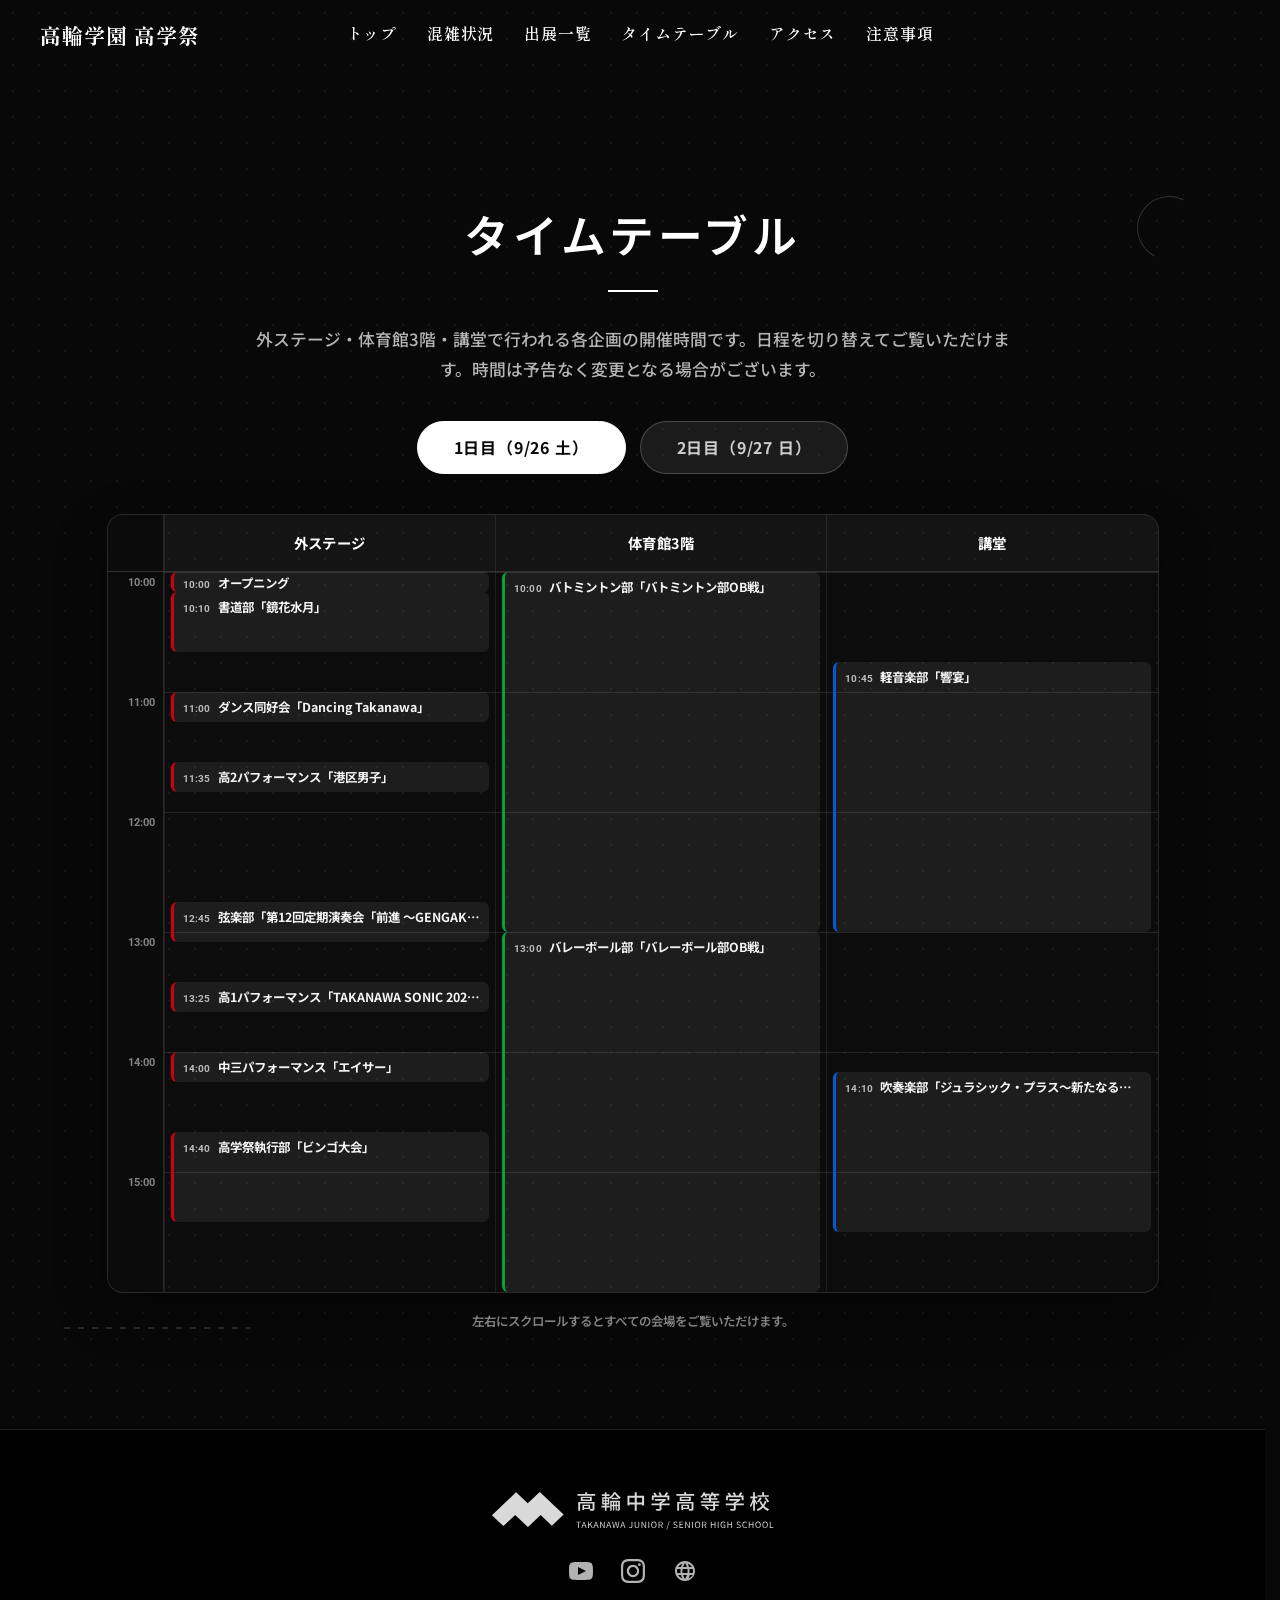
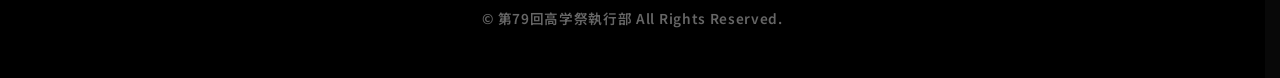
<file: timetable.html>
<!doctype html>
<html lang="ja">

<head>
  <meta charset="UTF-8" />
  <meta name="viewport" content="width=device-width, initial-scale=1, viewport-fit=cover" />
  <meta name="theme-color" content="#0d0d0d" />
  <title>タイムテーブル | 第79回高学祭公式ウェブサイト</title>
  <meta name="description" content="第79回高学祭のタイムテーブルページです。外ステージ・体育館3階・講堂で行われる各企画の開催時間をご案内します。" />
  <link rel="icon" href="./favicon.png" type="image/png">

  <link href="./assets/css/destyle.css?v=20260928" rel="stylesheet" />

  <link rel="preconnect" href="https://fonts.googleapis.com" />
  <link rel="preconnect" href="https://fonts.gstatic.com" crossorigin />

  <link rel="preload" as="style"
    href="https://fonts.googleapis.com/css2?family=Noto+Sans+JP:wght@600;700&family=Shippori+Mincho:wght@800&family=Roboto:wght@400;700&display=swap" />
  <link rel="stylesheet"
    href="https://fonts.googleapis.com/css2?family=Noto+Sans+JP:wght@600;700&family=Shippori+Mincho:wght@800&family=Roboto:wght@400;700&display=swap"
    media="print" onload="this.media='all'" />
  <noscript>
    <link rel="stylesheet"
      href="https://fonts.googleapis.com/css2?family=Noto+Sans+JP:wght@600;700&family=Shippori+Mincho:wght@800&family=Roboto:wght@400;700&display=swap" />
  </noscript>
  <link href="./assets/css/style.css?v=20260928" rel="stylesheet" />

  <link rel="canonical" href="https://kougakusai.pages.dev/timetable.html" />

  <meta property="og:type" content="article" />
  <meta property="og:site_name" content="第79回高学祭" />
  <meta property="og:title" content="タイムテーブル | 第79回高学祭公式ウェブサイト" />
  <meta property="og:description" content="第79回高学祭のタイムテーブルページです。外ステージ・体育館3階・講堂で行われる各企画の開催時間をご案内します。" />
  <meta property="og:image" content="https://kougakusai.pages.dev/assets/images/ogp.png" />
  <meta property="og:url" content="https://kougakusai.pages.dev/timetable.html" />
  <meta property="og:locale" content="ja_JP" />

  <meta name="twitter:card" content="summary_large_image" />
  <meta name="twitter:title" content="タイムテーブル | 第79回高学祭公式ウェブサイト" />
  <meta name="twitter:description" content="第79回高学祭のタイムテーブルページです。" />
  <meta name="twitter:url" content="https://kougakusai.pages.dev/timetable.html" />
  <meta name="twitter:image" content="https://kougakusai.pages.dev/assets/images/ogp.png" />
</head>

<body>
  <header class="scrolled">
    <a href="./" class="logo">高輪学園 高学祭</a>

    <nav class="desktop-nav" aria-label="メインナビゲーション">
      <a href="./">トップ</a>
      <a href="./#congestion">混雑状況</a>
      <a href="./projects.html">出展一覧</a>
      <a href="./timetable.html">タイムテーブル</a>
      <a href="./#access">アクセス</a>
      <a href="./#precautions">注意事項</a>
    </nav>

    <button type="button" class="hamburger-open" id="js-hamburger-open" aria-label="メニューを開く"
      aria-controls="js-mobile-menu" aria-expanded="false">
      <span></span>
      <span></span>
    </button>
  </header>

  <noscript>
    <style>
      @media screen and (max-width: 900px) {
        .hamburger-open {
          display: none;
        }
      }
    </style>
  </noscript>

  <div class="menu-overlay" id="js-menu-overlay"></div>

  <aside class="mobile-menu" id="js-mobile-menu" aria-label="モバイルメニュー" aria-hidden="true" inert>
    <button type="button" class="hamburger-close" id="js-hamburger-close" aria-label="メニューを閉じる">
      <span></span>
      <span></span>
    </button>

    <nav class="mobile-nav">
      <a href="./" class="js-mobile-link">トップ</a>
      <a href="./#congestion" class="js-mobile-link">混雑状況</a>
      <a href="./projects.html" class="js-mobile-link">出展一覧</a>
      <a href="./timetable.html" class="js-mobile-link">タイムテーブル</a>
      <a href="./#access" class="js-mobile-link">アクセス</a>
      <a href="./#precautions" class="js-mobile-link">注意事項</a>
    </nav>
  </aside>

  <main class="subpage-main">
    <section id="timetable" class="timetable">
      <div class="section-deco" data-section="timetable" aria-hidden="true">
        <span class="d-ring--arc pos-1"></span>
        <span class="d-route d-size-lg pos-2"></span>
      </div>
      <div class="content-inner">
        <h2 class="scroll-fade is-show">タイムテーブル</h2>
        <p class="timetable-desc scroll-fade is-show">
          外ステージ・体育館3階・講堂で行われる各企画の開催時間です。日程を切り替えてご覧いただけます。時間は予告なく変更となる場合がございます。
        </p>

        <div class="timetable-toolbar scroll-fade is-show">
          <div class="timetable-tabs" role="tablist" aria-label="タイムテーブル日程切り替え">
            <button type="button" class="timetable-tab is-active" role="tab" aria-selected="true"
              data-day="1">1日目（9/26 土）</button>
            <button type="button" class="timetable-tab" role="tab" aria-selected="false"
              data-day="2">2日目（9/27 日）</button>
          </div>
        </div>

        <!-- 1日目 -->
        <div class="timetable-day is-active scroll-fade is-show" data-day-panel="1">
          <div class="timetable-calendar-scroll">
            <div class="timetable-calendar">
              <div class="timetable-calendar-header">
                <div class="timetable-axis-spacer" aria-hidden="true"></div>
                <div class="timetable-header-col">外ステージ</div>
                <div class="timetable-header-col">体育館3階</div>
                <div class="timetable-header-col">講堂</div>
              </div>
              <div class="timetable-calendar-body">
                <div class="timetable-axis" aria-hidden="true">
                  <span style="top: 0px">10:00</span>
                  <span style="top: 120px">11:00</span>
                  <span style="top: 240px">12:00</span>
                  <span style="top: 360px">13:00</span>
                  <span style="top: 480px">14:00</span>
                  <span style="top: 600px">15:00</span>
                  <span style="top: 720px">16:00</span>
                </div>
                <div class="timetable-columns-wrap">
                  <div class="timetable-gridlines" aria-hidden="true"></div>

                  <div class="timetable-column">
                    <div class="timetable-event" style="top: 0px; height: 20px;" title="10:00-10:10 オープニング">
                      <span class="timetable-event-time">10:00</span>
                      <span class="timetable-event-name">オープニング</span>
                    </div>
                    <div class="timetable-event" style="top: 20px; height: 60px;"
                      title="10:10-10:40 書道部「鏡花水月」">
                      <span class="timetable-event-time">10:10</span>
                      <span class="timetable-event-name">書道部「鏡花水月」</span>
                    </div>
                    <div class="timetable-event" style="top: 120px; height: 30px;"
                      title="11:00-11:15 ダンス同好会「Dancing Takanawa」">
                      <span class="timetable-event-time">11:00</span>
                      <span class="timetable-event-name">ダンス同好会「Dancing Takanawa」</span>
                    </div>
                    <div class="timetable-event" style="top: 190px; height: 30px;"
                      title="11:35-11:50 高2パフォーマンス「港区男子」">
                      <span class="timetable-event-time">11:35</span>
                      <span class="timetable-event-name">高2パフォーマンス「港区男子」</span>
                    </div>
                    <div class="timetable-event" style="top: 330px; height: 40px;"
                      title="12:45-13:05 弦楽部「第12回定期演奏会「前進 ～GENGAKU CHALLENGE～」」">
                      <span class="timetable-event-time">12:45</span>
                      <span class="timetable-event-name">弦楽部「第12回定期演奏会「前進 ～GENGAKU
                        CHALLENGE～」」</span>
                    </div>
                    <div class="timetable-event" style="top: 410px; height: 30px;"
                      title="13:25-13:40 高1パフォーマンス「TAKANAWA SONIC 2026」">
                      <span class="timetable-event-time">13:25</span>
                      <span class="timetable-event-name">高1パフォーマンス「TAKANAWA SONIC 2026」</span>
                    </div>
                    <div class="timetable-event" style="top: 480px; height: 30px;"
                      title="14:00-14:15 中三パフォーマンス「エイサー」">
                      <span class="timetable-event-time">14:00</span>
                      <span class="timetable-event-name">中三パフォーマンス「エイサー」</span>
                    </div>
                    <div class="timetable-event" style="top: 560px; height: 90px;"
                      title="14:40-15:25 高学祭執行部「ビンゴ大会」">
                      <span class="timetable-event-time">14:40</span>
                      <span class="timetable-event-name">高学祭執行部「ビンゴ大会」</span>
                    </div>
                  </div>

                  <div class="timetable-column">
                    <div class="timetable-event" style="top: 0px; height: 360px;"
                      title="10:00-13:00 バトミントン部「バトミントン部OB戦」">
                      <span class="timetable-event-time">10:00</span>
                      <span class="timetable-event-name">バトミントン部「バトミントン部OB戦」</span>
                    </div>
                    <div class="timetable-event" style="top: 360px; height: 360px;"
                      title="13:00-16:00 バレーボール部「バレーボール部OB戦」">
                      <span class="timetable-event-time">13:00</span>
                      <span class="timetable-event-name">バレーボール部「バレーボール部OB戦」</span>
                    </div>
                  </div>

                  <div class="timetable-column">
                    <div class="timetable-event" style="top: 90px; height: 270px;" title="10:45-13:00 軽音楽部「響宴」">
                      <span class="timetable-event-time">10:45</span>
                      <span class="timetable-event-name">軽音楽部「響宴」</span>
                    </div>
                    <div class="timetable-event" style="top: 500px; height: 160px;"
                      title="14:10-15:30 吹奏楽部「ジュラシック・プラス～新たなる音～」">
                      <span class="timetable-event-time">14:10</span>
                      <span class="timetable-event-name">吹奏楽部「ジュラシック・プラス～新たなる音～」</span>
                    </div>
                  </div>
                </div>
              </div>
            </div>
          </div>
          <p class="timetable-legend">左右にスクロールするとすべての会場をご覧いただけます。</p>
        </div>

        <div class="timetable-day scroll-fade is-show" data-day-panel="2">
          <div class="timetable-calendar-scroll">
            <div class="timetable-calendar">
              <div class="timetable-calendar-header">
                <div class="timetable-axis-spacer" aria-hidden="true"></div>
                <div class="timetable-header-col">外ステージ</div>
                <div class="timetable-header-col">体育館3階</div>
                <div class="timetable-header-col">講堂</div>
              </div>
              <div class="timetable-calendar-body">
                <div class="timetable-axis" aria-hidden="true">
                  <span style="top: 0px">10:00</span>
                  <span style="top: 120px">11:00</span>
                  <span style="top: 240px">12:00</span>
                  <span style="top: 360px">13:00</span>
                  <span style="top: 480px">14:00</span>
                  <span style="top: 600px">15:00</span>
                  <span style="top: 720px">16:00</span>
                </div>
                <div class="timetable-columns-wrap">
                  <div class="timetable-gridlines" aria-hidden="true"></div>

                  <div class="timetable-column">
                    <div class="timetable-event" style="top: 0px; height: 20px;" title="10:00-10:10 オープニング">
                      <span class="timetable-event-time">10:00</span>
                      <span class="timetable-event-name">オープニング</span>
                    </div>
                    <div class="timetable-event" style="top: 20px; height: 60px;"
                      title="10:10-10:40 書道部「鏡花水月」">
                      <span class="timetable-event-time">10:10</span>
                      <span class="timetable-event-name">書道部「鏡花水月」</span>
                    </div>
                    <div class="timetable-event" style="top: 120px; height: 30px;"
                      title="11:00-11:15 ダンス同好会「Dancing Takanawa」">
                      <span class="timetable-event-time">11:00</span>
                      <span class="timetable-event-name">ダンス同好会「Dancing Takanawa」</span>
                    </div>
                    <div class="timetable-event" style="top: 190px; height: 30px;"
                      title="11:35-11:50 高2パフォーマンス「港区男子」">
                      <span class="timetable-event-time">11:35</span>
                      <span class="timetable-event-name">高2パフォーマンス「港区男子」</span>
                    </div>
                    <div class="timetable-event" style="top: 330px; height: 40px;"
                      title="12:45-13:05 弦楽部「第12回定期演奏会「前進 ～GENGAKU CHALLENGE～」」">
                      <span class="timetable-event-time">12:45</span>
                      <span class="timetable-event-name">弦楽部「第12回定期演奏会「前進 ～GENGAKU
                        CHALLENGE～」」</span>
                    </div>
                    <div class="timetable-event" style="top: 410px; height: 30px;"
                      title="13:25-13:40 高1パフォーマンス「TAKANAWA SONIC 2026」">
                      <span class="timetable-event-time">13:25</span>
                      <span class="timetable-event-name">高1パフォーマンス「TAKANAWA SONIC 2026」</span>
                    </div>
                    <div class="timetable-event" style="top: 480px; height: 30px;"
                      title="14:00-14:15 中三パフォーマンス「エイサー」">
                      <span class="timetable-event-time">14:00</span>
                      <span class="timetable-event-name">中三パフォーマンス「エイサー」</span>
                    </div>
                    <div class="timetable-event" style="top: 560px; height: 90px;"
                      title="14:40-15:25 高学祭執行部「ビンゴ大会」">
                      <span class="timetable-event-time">14:40</span>
                      <span class="timetable-event-name">高学祭執行部「ビンゴ大会」</span>
                    </div>
                    <div class="timetable-event" style="top: 650px; height: 70px;"
                      title="15:25～ 高学祭執行部「後夜祭整理券配布」">
                      <span class="timetable-event-time">15:25</span>
                      <span class="timetable-event-name">高学祭執行部「後夜祭整理券配布」</span>
                    </div>
                  </div>

                  <div class="timetable-column">
                    <div class="timetable-event" style="top: 360px; height: 360px;"
                      title="13:00-16:00 バスケットボール部「バスケットボール部OB戦」">
                      <span class="timetable-event-time">13:00</span>
                      <span class="timetable-event-name">バスケットボール部「バスケットボール部OB戦」</span>
                    </div>
                  </div>

                  <div class="timetable-column">
                    <div class="timetable-event" style="top: 90px; height: 150px;"
                      title="10:45-12:00 吹奏楽部「ジュラシック・プラス～新たなる音～」">
                      <span class="timetable-event-time">10:45</span>
                      <span class="timetable-event-name">吹奏楽部「ジュラシック・プラス～新たなる音～」</span>
                    </div>
                    <div class="timetable-event" style="top: 390px; height: 240px;" title="13:15-15:15 軽音楽部「響宴」">
                      <span class="timetable-event-time">13:15</span>
                      <span class="timetable-event-name">軽音楽部「響宴」</span>
                    </div>
                  </div>
                </div>
              </div>
            </div>
          </div>
          <p class="timetable-legend">左右にスクロールするとすべての会場をご覧いただけます。</p>
        </div>
      </div>
    </section>
  </main>

  <div class="modal-overlay" id="js-modal-overlay" aria-hidden="true">
    <div class="modal-content" role="dialog" aria-modal="true" aria-labelledby="js-modal-title" tabindex="-1">
      <button type="button" class="modal-close" id="js-modal-close" aria-label="閉じる">✕</button>
      <div id="js-modal-body"></div>
    </div>
  </div>

  <footer>
    <div class="footer-inner">
      <div class="footer-logo-wrap">
        <a href="https://takanawa.ed.jp" target="_blank" rel="noopener noreferrer">
          <img src="./assets/images/logos/takanawa-logo.svg" alt="学校法人高輪学園" class="takanawa-logo" loading="lazy" />
        </a>
      </div>

      <div class="footer-sns">
        <a href="https://www.youtube.com/@takanawagakuen" target="_blank" rel="noopener noreferrer"
          aria-label="公式YouTube">
          <img src="./assets/images/logos/youtube-logo.svg" alt="YouTube" class="sns-icon" loading="lazy" />
        </a>
        <a href="https://www.instagram.com/kougakusai.official/" target="_blank" rel="noopener noreferrer"
          aria-label="公式Instagram">
          <img src="./assets/images/logos/instagram-logo.svg" alt="Instagram" class="sns-icon" loading="lazy" />
        </a>
        <a href="https://takanawa.ed.jp" target="_blank" rel="noopener noreferrer" aria-label="公式ウェブサイト">
          <img src="./assets/images/logos/internet-logo.svg" alt="Website" class="sns-icon" loading="lazy" />
        </a>
      </div>

      <p class="copyright">© 第79回高学祭執行部 All Rights Reserved.</p>
    </div>
  </footer>

  <a href="#" id="back-to-top" class="back-to-top" aria-label="ページ上部へ戻る">
    ↑
  </a>

  <script src="./assets/js/script.js?v=20260928" defer></script>
</body>

</html>
</file>
<file: assets/css/destyle.css>
*,:before,:after{box-sizing:border-box;border-style:solid;border-width:0;min-width:0}html{-webkit-text-size-adjust:100%;-webkit-tap-highlight-color:transparent;line-height:1.15}body{margin:0}main{display:block}p,table,blockquote,address,pre,iframe,form,figure,dl{margin:0}h1,h2,h3,h4,h5,h6{font-size:inherit;font-weight:inherit;margin:0}ul,ol{margin:0;padding:0;list-style:none}dt{font-weight:700}dd{margin-left:0}hr{box-sizing:content-box;clear:both;height:0;color:inherit;border-top-width:1px;margin:0;overflow:visible}pre{font-family:monospace;font-size:inherit}address{font-style:inherit}a{color:inherit;background-color:#0000;text-decoration:none}abbr[title]{text-decoration:underline dotted}b,strong{font-weight:bolder}code,kbd,samp{font-family:monospace;font-size:inherit}small{font-size:80%}sub,sup{vertical-align:baseline;font-size:75%;line-height:0;position:relative}sub{bottom:-.25em}sup{top:-.5em}svg,img,embed,object,iframe{vertical-align:bottom}button,input,optgroup,select,textarea{-webkit-appearance:none;appearance:none;vertical-align:middle;color:inherit;font:inherit;text-align:inherit;text-transform:inherit;background:0 0;border-radius:0;margin:0;padding:0}button,[type=button],[type=reset],[type=submit]{cursor:pointer}button:disabled,[type=button]:disabled,[type=reset]:disabled,[type=submit]:disabled{cursor:default}:-moz-focusring{outline:auto}select:disabled{opacity:inherit}option{padding:0}fieldset{min-width:0;margin:0;padding:0}legend{padding:0}progress{vertical-align:baseline}textarea{overflow:auto}[type=number]::-webkit-inner-spin-button,[type=number]::-webkit-outer-spin-button{height:auto}[type=search]{outline-offset:-2px}[type=search]::-webkit-search-decoration{-webkit-appearance:none}::-webkit-file-upload-button{-webkit-appearance:button;font:inherit}[type=number]{-moz-appearance:textfield}label[for]{cursor:pointer}details{display:block}summary{display:list-item}[contenteditable]:focus{outline:auto}table{border-color:inherit;border-collapse:collapse}caption{text-align:left}td,th{vertical-align:top;padding:0}th{text-align:left;font-weight:700}
</file>
<file: assets/css/style.css>
html {
  scroll-behavior: smooth;
  scrollbar-gutter: stable;
  overflow-x: clip;
}

body {
  color: #fff;
  background-color: #080808;
  font-family: Noto Sans JP, sans-serif;
  font-weight: 600;
  line-height: 1.7;
  overflow-x: clip;
}

header {
  z-index: 100;
  background: 0 0;
  justify-content: space-between;
  align-items: center;
  width: 100%;
  padding: max(18px, env(safe-area-inset-top, 0px)) 40px;
  font-family: Shippori Mincho, serif;
  font-weight: 800;
  transition: background-color 0.4s, backdrop-filter 0.4s;
  display: flex;
  position: fixed;
  top: 0;
  left: 0;
}

header.scrolled {
  backdrop-filter: blur(12px);
  background-color: #080808b3;
}

.logo {
  color: #fff;
  letter-spacing: 0.05em;
  z-index: 101;
  font-size: 1.3rem;
  font-weight: 700;
  text-decoration: none;
  position: relative;
}

.desktop-nav {
  gap: 30px;
  display: flex;
  position: absolute;
  left: 50%;
  transform: translate(-50%);
}

.desktop-nav a {
  color: #fff;
  letter-spacing: 0.05em;
  background-image: linear-gradient(#fff, #fff);
  background-position: 0 100%;
  background-repeat: no-repeat;
  background-size: 0% 2px;
  padding-bottom: 4px;
  font-size: 1rem;
  font-weight: 600;
  text-decoration: none;
  transition: background-size 0.3s;
}

.desktop-nav a:hover {
  background-size: 100% 2px;
}

.hamburger-open,
.menu-overlay,
.mobile-menu {
  display: none;
}

.hero {
  z-index: 0;
  background-image: url(../images/background.webp);
  background-image: image-set(
    url(../images/background.avif) type("image/avif"),
    url(../images/background.webp) type("image/webp")
  );
  background-position: 50%;
  background-repeat: no-repeat;
  background-size: cover;
  justify-content: center;
  align-items: center;
  height: 100vh;
  height: 100svh;
  font-family: Shippori Mincho, serif;
  display: flex;
  position: sticky;
  top: 0;
  overflow: hidden;
}

.hero:before {
  content: "";
  z-index: 0;
  background: linear-gradient(#08080859 0%, #080808b3 70%, #080808 100%);
  position: absolute;
  inset: 0;
}

.hero-deco {
  z-index: 0;
  pointer-events: none;
  overflow: hidden;
  position: absolute;
  inset: 0;
}

.deco-burst {
  opacity: 0.3;
  background: repeating-conic-gradient(
    rgb(255 255 255 / 0.1) 0deg 1.2deg,
    transparent 1.2deg 12deg
  );
  -webkit-mask-image: radial-gradient(circle, #000 0%, transparent 68%);
  mask-image: radial-gradient(circle, #000 0%, transparent 68%);
  aspect-ratio: 1;
  width: min(140vh, 1150px);
  width: min(140svh, 1150px);
  position: absolute;
  top: 50%;
  left: 50%;
  transform: translate(-50%, -50%);
}

.deco-ring {
  aspect-ratio: 1;
  border: 1px solid rgb(255 255 255 / 0.18);
  border-radius: 50%;
  width: min(74vh, 660px);
  width: min(74svh, 660px);
  position: absolute;
  top: 50%;
  left: 50%;
  transform: translate(-50%, -50%);
}

.deco-ring::before {
  content: "";
  border: 1px dashed rgb(255 255 255 / 0.12);
  border-radius: 50%;
  position: absolute;
  inset: 26px;
}

.deco-ring::after {
  content: "";
  border: 1px solid rgb(255 255 255 / 0.08);
  border-radius: 50%;
  position: absolute;
  inset: -34px;
}

.reg {
  border-color: rgb(255 255 255 / 0.25);
  border-style: solid;
  width: 30px;
  height: 30px;
  position: absolute;
}

.reg-tl {
  top: 36px;
  left: 36px;
  border-width: 1px 0 0 1px;
}

.reg-tr {
  top: 36px;
  right: 36px;
  border-width: 1px 1px 0 0;
}

.reg-bl {
  bottom: 36px;
  left: 36px;
  border-width: 0 0 1px 1px;
}

.reg-br {
  right: 36px;
  bottom: 36px;
  border-width: 0 1px 1px 0;
}

.deco-plus {
  width: 16px;
  height: 16px;
  position: absolute;
  left: 12%;
  bottom: 26%;
}

.deco-plus::before,
.deco-plus::after {
  content: "";
  background: rgb(255 255 255 / 0.3);
  position: absolute;
}

.deco-plus::before {
  height: 1px;
  top: 50%;
  right: 0;
  left: 0;
}

.deco-plus::after {
  width: 1px;
  top: 0;
  bottom: 0;
  left: 50%;
}

.deco-diamond {
  border: 1px solid rgb(255 255 255 / 0.28);
  width: 22px;
  height: 22px;
  position: absolute;
  top: 22%;
  right: 12%;
  transform: rotate(45deg);
}

.deco-dot {
  background: rgb(255 255 255 / 0.35);
  border-radius: 50%;
  width: 6px;
  height: 6px;
  position: absolute;
}

.deco-dot--1 {
  top: 30%;
  left: 18%;
}

.deco-dot--2 {
  right: 22%;
  bottom: 22%;
}

.deco-dot--3 {
  top: 14%;
  right: 30%;
}

.deco-dot--4 {
  bottom: 16%;
  left: 30%;
}

.deco-dot--5 {
  top: 44%;
  right: 14%;
}

.deco-cross {
  display: none;
  width: min(78vh, 700px);
  width: min(78svh, 700px);
  height: 1px;
  position: absolute;
  top: 50%;
  left: 50%;
  transform: translate(-50%, -50%) rotate(45deg);
}

.deco-cross::after {
  content: "";
  width: 1px;
  height: min(78vh, 700px);
  height: min(78svh, 700px);
  background: rgb(255 255 255 / 0.08);
  position: absolute;
  top: 50%;
  left: 50%;
  transform: translate(-50%, -50%);
}

.deco-square {
  border: 1px solid rgb(255 255 255 / 0.09);
  width: min(60vh, 540px);
  height: min(60vh, 540px);
  position: absolute;
  top: 50%;
  left: 50%;
  transform: translate(-50%, -50%);
}

.deco-square::before {
  content: "";
  border: 1px solid rgb(255 255 255 / 0.06);
  position: absolute;
  inset: 30px;
}

.deco-square::after {
  content: "";
  border: 1px solid rgb(255 255 255 / 0.06);
  position: absolute;
  inset: 60px;
}

.deco-dim {
  width: min(34vh, 320px);
  height: 1px;
  background: rgb(255 255 255 / 0.22);
  position: absolute;
  top: 18%;
  right: 8%;
}

.deco-dim::before,
.deco-dim::after {
  content: "";
  border-top: 1px solid rgb(255 255 255 / 0.22);
  width: 10px;
  height: 1px;
  position: absolute;
  top: -3px;
}

.deco-dim::before {
  left: -4px;
  transform: rotate(45deg);
  transform-origin: left;
}

.deco-dim::after {
  right: -4px;
  transform: rotate(-45deg);
  transform-origin: right;
}

.hero-pattern--burst .deco-square,
.hero-pattern--burst .deco-dim {
  display: none;
}

.hero-inner {
  z-index: 1;
  text-align: center;
  flex-direction: column;
  align-items: center;
  padding: 0 20px;
  display: flex;
  position: relative;
}

.hero-sub {
  letter-spacing: 0.4em;
  text-indent: 0.4em;
  color: #ffffffe6;
  margin-bottom: 12px;
  font-family: Noto Sans JP, sans-serif;
  font-size: clamp(1.3rem, 4vw, 1.8rem);
  font-weight: 700;
}

.hero-main {
  letter-spacing: 0.22em;
  text-indent: 0.22em;
  color: #fff;
  margin-bottom: 28px;
  font-size: clamp(4.8rem, 9.5vw, 8.5rem);
  font-weight: 800;
  line-height: 1.1;
}

.hero-closed {
  display: flex;
  flex-direction: column;
  align-items: center;
  margin-top: 30px;
  font-family: Noto Sans JP, sans-serif;
  opacity: 0;
  animation: hero-closed-in 1.4s ease 0.4s forwards;
}

.hero-closed-title {
  display: flex;
  align-items: center;
  justify-content: center;
  gap: 20px;
  color: #fffffff2;
  font-size: clamp(1.3rem, 3.2vw, 1.9rem);
  font-weight: 700;
  letter-spacing: 0.2em;
  text-indent: 0.2em;
  line-height: 1.5;
}

.hero-thanks {
  margin-top: 12px;
  color: #ffffffb3;
  font-size: clamp(1rem, 2.2vw, 1.2rem);
  font-weight: 600;
  letter-spacing: 0.26em;
  text-indent: 0.26em;
}

@keyframes hero-closed-in {
  from {
    opacity: 0;
    transform: translateY(6px);
  }
  to {
    opacity: 1;
    transform: translateY(0);
  }
}

@media (prefers-reduced-motion: reduce) {
  .hero-closed {
    opacity: 1;
    animation: none;
  }
}

.hero-date {
  letter-spacing: 0.15em;
  color: #fffffff2;
  border-top: 1px solid #ffffff59;
  align-items: center;
  gap: 12px;
  padding-top: 24px;
  font-family: Noto Sans JP, sans-serif;
  font-size: 1.4rem;
  font-weight: 700;
  display: inline-flex;
}

main {
  z-index: 1;
  background-color: #080808;
  background-image: radial-gradient(
    rgb(255 255 255 / 0.05) 1px,
    transparent 1.4px
  );
  background-size: 26px 26px;
  position: relative;
}

.subpage-main {
  padding-top: 100px;
}

section {
  isolation: isolate;
  position: relative;
}

section[id] {
  scroll-margin-top: 90px;
}

.about::before {
  content: "";
  z-index: 0;
  pointer-events: none;
  width: 92px;
  height: 92px;
  background: linear-gradient(
    135deg,
    rgb(255 255 255 / 0.1),
    rgb(255 255 255 / 0.02)
  );
  clip-path: polygon(
    50% 0%,
    38% 38%,
    0% 50%,
    38% 62%,
    50% 100%,
    62% 62%,
    100% 50%,
    62% 38%
  );
  position: absolute;
  top: 56px;
  left: clamp(20px, 5vw, 88px);
}

.congestion::before {
  content: "";
  z-index: 0;
  pointer-events: none;
  width: 108px;
  height: 108px;
  border: 1.5px solid rgb(255 255 255 / 0.08);
  border-top-color: rgb(255 255 255 / 0.24);
  border-right-color: rgb(255 255 255 / 0.24);
  border-radius: 50%;
  box-shadow: 0 0 0 16px rgb(255 255 255 / 0.03),
    0 0 0 32px rgb(255 255 255 / 0.02);
  position: absolute;
  top: 108px;
  right: clamp(20px, 5vw, 88px);
  transform: rotate(18deg);
}

.congestion::after {
  content: "";
  z-index: 0;
  pointer-events: none;
  width: 6px;
  height: 6px;
  border-radius: 50%;
  background: rgb(255 255 255 / 0.3);
  box-shadow: -34px 20px 0 -1px rgb(255 255 255 / 0.18),
    -62px 8px 0 -1px rgb(255 255 255 / 0.12);
  position: absolute;
  top: 112px;
  right: clamp(20px, 5vw, 88px);
}

.projects::before {
  content: "";
  z-index: 0;
  pointer-events: none;
  width: 88px;
  height: 88px;
  border-top: 2px solid rgb(255 255 255 / 0.16);
  border-left: 2px solid rgb(255 255 255 / 0.16);
  background-image: radial-gradient(
    circle at 0 100%,
    rgb(255 255 255 / 0.3) 0 3px,
    #0000 4px
  );
  background-position: 0 100%;
  background-repeat: no-repeat;
  position: absolute;
  top: 140px;
  right: clamp(20px, 5vw, 88px);
}

.projects::after {
  content: "";
  z-index: 0;
  pointer-events: none;
  width: 88px;
  height: 88px;
  border-bottom: 2px solid rgb(255 255 255 / 0.11);
  border-right: 2px solid rgb(255 255 255 / 0.11);
  position: absolute;
  bottom: 60px;
  left: clamp(20px, 5vw, 88px);
}

.access::before {
  content: "";
  z-index: 0;
  pointer-events: none;
  width: 22px;
  height: 22px;
  background: rgb(255 255 255 / 0.1);
  border: 1px solid rgb(255 255 255 / 0.26);
  border-radius: 50% 50% 50% 0;
  box-shadow: 0 0 0 10px rgb(255 255 255 / 0.04);
  position: absolute;
  bottom: 186px;
  left: clamp(20px, 5vw, 88px);
  transform: rotate(-45deg);
}

.access::after {
  content: "";
  z-index: 0;
  pointer-events: none;
  height: 2px;
  width: 128px;
  background-image: radial-gradient(
      circle at 100% 50%,
      rgb(255 255 255 / 0.35) 0 3px,
      #0000 3.5px
    ),
    repeating-linear-gradient(
      90deg,
      rgb(255 255 255 / 0.14) 0 7px,
      #0000 7px 16px
    );
  position: absolute;
  bottom: 64px;
  left: clamp(20px, 5vw, 88px);
  transform: rotate(-18deg);
}

.precautions::before {
  content: "";
  z-index: 0;
  pointer-events: none;
  width: 148px;
  height: 14px;
  background: repeating-linear-gradient(
    -45deg,
    rgb(255 255 255 / 0.12) 0 9px,
    #0000 9px 18px
  );
  position: absolute;
  top: 40%;
  right: clamp(20px, 5vw, 88px);
  transform: rotate(-45deg);
}

.precautions::after {
  content: "";
  z-index: 0;
  pointer-events: none;
  width: 3px;
  height: 22px;
  border-radius: 2px;
  background: rgb(255 255 255 / 0.24);
  box-shadow: 0 30px 0 -1px rgb(255 255 255 / 0.24);
  position: absolute;
  bottom: 150px;
  left: clamp(20px, 5vw, 88px);
}

.section-deco {
  z-index: 0;
  pointer-events: none;
  position: absolute;
  inset: 0;
  overflow: hidden;
}

.section-deco span {
  display: block;
  position: absolute;
}

.section-deco .d-star {
  width: 34px;
  height: 34px;
  background: linear-gradient(
    135deg,
    rgb(255 255 255 / 0.12),
    rgb(255 255 255 / 0.03)
  );
  clip-path: polygon(
    50% 0%,
    38% 38%,
    0% 50%,
    38% 62%,
    50% 100%,
    62% 62%,
    100% 50%,
    62% 38%
  );
}

.section-deco .d-size-md {
  width: 56px;
  height: 56px;
}

.section-deco .d-size-lg {
  width: 72px;
  height: 72px;
}

.section-deco .d-star.d-size-lg {
  width: 72px;
  height: 72px;
}

.section-deco .d-dot {
  background: rgb(255 255 255 / 0.3);
  border-radius: 50%;
  width: 5px;
  height: 5px;
}

.section-deco .d-dot--ring {
  background: #0000;
  border: 1px solid rgb(255 255 255 / 0.22);
  width: 9px;
  height: 9px;
}

.section-deco .d-dot--ring.d-size-lg {
  width: 56px;
  height: 56px;
}

.section-deco .d-ring {
  border: 1px solid rgb(255 255 255 / 0.15);
  border-radius: 50%;
}

.section-deco .d-ring--arc {
  border: 1.5px solid rgb(255 255 255 / 0.16);
  border-radius: 50%;
  border-right-color: #0000;
  border-bottom-color: #0000;
  width: 64px;
  height: 64px;
}

.section-deco .d-diamond {
  border: 1px solid rgb(255 255 255 / 0.24);
  width: 12px;
  height: 12px;
  transform: rotate(45deg);
}

.section-deco .d-diamond.d-size-lg {
  width: 44px;
  height: 44px;
}

.section-deco .d-bracket,
.section-deco .d-bracket--flip {
  border: 1.5px solid rgb(255 255 255 / 0.16);
  width: 26px;
  height: 26px;
}

.section-deco .d-bracket {
  border-right: 0;
  border-bottom: 0;
}

.section-deco .d-bracket--flip {
  border-top: 0;
  border-left: 0;
}

.section-deco .d-bracket.d-size-lg,
.section-deco .d-bracket--flip.d-size-lg {
  border-width: 2px;
  width: 46px;
  height: 46px;
}

.section-deco .d-route {
  background: repeating-linear-gradient(
    90deg,
    rgb(255 255 255 / 0.14) 0 6px,
    #0000 6px 14px
  );
  height: 1.5px;
}

.section-deco .d-route.d-size-lg {
  height: 2px;
  width: 186px;
}

.section-deco .d-band {
  background: repeating-linear-gradient(
    -45deg,
    rgb(255 255 255 / 0.11) 0 7px,
    #0000 7px 14px
  );
  height: 10px;
}

.section-deco .d-band.d-size-lg {
  width: 176px;
  height: 14px;
}

[data-section="about"] .pos-1 {
  right: clamp(20px, 5vw, 88px);
  bottom: 56px;
}

[data-section="about"] .pos-2 {
  top: 26%;
  left: 16%;
}

[data-section="about"] .pos-3 {
  top: 46%;
  right: 15%;
}

[data-section="congestion"] .pos-1 {
  bottom: 104px;
  left: clamp(20px, 5vw, 88px);
}

[data-section="congestion"] .pos-2 {
  top: 130px;
  right: calc(clamp(20px, 5vw, 88px) + 104px);
  transform: rotate(20deg);
}

[data-section="congestion"] .pos-3 {
  top: 16%;
  right: 9%;
}

[data-section="projects"] .pos-1 {
  top: 92px;
  left: clamp(20px, 5vw, 88px);
}

[data-section="projects"] .pos-2 {
  bottom: 92px;
  right: clamp(20px, 5vw, 88px);
}

[data-section="timetable"] .pos-1 {
  top: 96px;
  right: clamp(20px, 5vw, 88px);
  transform: rotate(-18deg);
}

[data-section="timetable"] .pos-2 {
  bottom: 100px;
  left: clamp(20px, 5vw, 88px);
}

[data-section="access"] .pos-1 {
  bottom: 126px;
  left: calc(clamp(20px, 5vw, 88px) + 26px);
}

[data-section="access"] .pos-2 {
  bottom: 96px;
  right: clamp(20px, 5vw, 88px);
  transform: rotate(24deg);
}

[data-section="precautions"] .pos-1 {
  bottom: 120px;
  right: clamp(20px, 5vw, 88px);
  transform: rotate(35deg);
}

[data-section="precautions"] .pos-2 {
  top: 26%;
  left: clamp(20px, 5vw, 88px);
}

.content-inner {
  z-index: 1;
  max-width: 1180px;
  margin: 0 auto;
  padding: 96px clamp(20px, 5vw, 88px);
  position: relative;
}

.scroll-fade {
  opacity: 0;
  transition: opacity 0.8s cubic-bezier(0.16, 1, 0.3, 1),
    transform 0.8s cubic-bezier(0.16, 1, 0.3, 1);
  transform: translateY(20px);
}

.scroll-fade.is-show {
  opacity: 1;
  transform: translateY(0);
}

.about::after {
  content: "";
  pointer-events: none;
  background: linear-gradient(#0000, #080808);
  width: 100%;
  height: 40px;
  position: absolute;
  top: -40px;
  left: 0;
}

.about-text {
  text-align: center;
  max-width: 860px;
  margin: 0 auto;
}

.about-title {
  letter-spacing: 0.05em;
  color: #fff;
  justify-content: center;
  align-items: center;
  margin-bottom: 16px;
  font-family: Noto Sans JP, sans-serif;
  font-size: 2.5rem;
  display: inline-flex;
}

.inline-spark-logo {
  object-fit: contain;
  vertical-align: middle;
  width: auto;
  height: 5.5rem;
}

.about p {
  color: #f0f0f0;
  letter-spacing: 0.04em;
  text-align: left;
  font-size: 1.15rem;
  line-height: 2.1;
}

.projects h2,
.congestion h2,
.access h2,
.precautions h2,
.timetable h2 {
  letter-spacing: 0.08em;
  text-align: center;
  color: #fff;
  margin-bottom: 32px;
  font-family: Noto Sans JP, sans-serif;
  font-size: 2.8rem;
}

.projects h2:after,
.congestion h2:after,
.access h2:after,
.precautions h2:after,
.timetable h2:after {
  content: "";
  background: #fff;
  width: 50px;
  height: 2px;
  margin: 18px auto 0;
  display: block;
}

.project-controls {
  flex-direction: column;
  align-items: center;
  gap: 16px;
  margin-bottom: 24px;
  display: flex;
}

.search-box {
  width: 100%;
  max-width: 400px;
}

.search-box input {
  color: #fff;
  background: #ffffff0f;
  border: 1px solid #fff3;
  border-radius: 30px;
  outline: none;
  width: 100%;
  padding: 12px 20px;
  font-family: inherit;
  font-size: 0.95rem;
  transition: background-color 0.3s, border-color 0.3s;
}

.search-box input::placeholder {
  color: #fff6;
}

.search-box input:focus {
  background: #ffffff1f;
  border-color: #fff9;
}

.project-filters {
  flex-wrap: wrap;
  justify-content: center;
  gap: 10px;
  display: flex;
}

.filter-btn {
  color: #ccc;
  cursor: pointer;
  background: #ffffff14;
  border: 1px solid #fff3;
  border-radius: 20px;
  padding: 8px 18px;
  font-size: 0.85rem;
  font-weight: 600;
  transition: background-color 0.3s, color 0.3s, border-color 0.3s;
}

.filter-btn:hover,
.filter-btn.active {
  color: #080808;
  background: #fff;
  border-color: #fff;
}

.project-count {
  text-align: center;
  color: #ffffff80;
  margin-bottom: 30px;
  font-size: 0.85rem;
}

.project-grid {
  grid-template-columns: repeat(2, 1fr);
  gap: 20px;
  display: grid;
}

.project-card {
  cursor: pointer;
  background: #ffffff08;
  border: 1px solid #ffffff1f;
  border-radius: 12px;
  display: flex;
  flex-direction: row;
  justify-content: space-between;
  align-items: stretch;
  transition: transform 0.3s, border-color 0.3s, background-color 0.3s;
  overflow: hidden;
}

.project-card:hover {
  background: #ffffff0f;
  border-color: #ffffff59;
  transform: translateY(-4px);
}

.project-card:focus-visible {
  outline: 3px solid #fff;
  outline-offset: 3px;
}

.project-body {
  display: flex;
  flex-direction: column;
  justify-content: center;
  flex-grow: 1;
  padding: 24px;
}

.project-title {
  color: #fff;
  margin-bottom: 10px;
  font-size: 1.15rem;
  font-weight: 700;
  line-height: 1.4;
  order: 1;
}

.project-location {
  color: #ffffffb3;
  background: #ffffff14;
  border-radius: 4px;
  width: fit-content;
  margin-bottom: 8px;
  padding: 3px 10px;
  font-size: 0.8rem;
  display: inline-block;
  order: 2;
}

.project-desc {
  color: #cccccc;
  font-size: 0.9rem;
  font-weight: 500;
  line-height: 1.6;
  margin-top: 4px;
  order: 3;
  display: -webkit-box;
  -webkit-line-clamp: 2;
  -webkit-box-orient: vertical;
  overflow: hidden;
}

.project-img-wrap {
  width: 140px;
  min-width: 140px;
  height: 140px;
  aspect-ratio: 1 / 1;
  background: transparent;
  justify-content: center;
  align-items: center;
  display: flex;
  position: relative;
  overflow: hidden;
  margin-left: auto;
  padding: 12px;
  flex-shrink: 0;
}

.project-img-wrap img {
  object-fit: cover;
  width: 100%;
  height: 100%;
  border-radius: 6px;
  transition: transform 0.3s;
}

.project-img-wrap.image-unavailable,
.modal-img-wrap.image-unavailable {
  background: #ffffff0d;
  border: 1px dashed #ffffff40;
  border-radius: 6px;
}

.project-img-wrap.image-unavailable::after,
.modal-img-wrap.image-unavailable::after {
  content: "NO IMAGE";
  color: #ffffffb3;
  font-size: 1rem;
  font-weight: 700;
  letter-spacing: 0.18em;
  text-transform: uppercase;
}

.modal-img-wrap.image-unavailable::after {
  font-size: 1.6rem;
  color: #ffffffcc;
}

.project-card:hover .project-img-wrap img {
  transform: scale(1.05);
}

.no-projects {
  text-align: center;
  color: #ffffff80;
  grid-column: 1/-1;
  padding: 40px 0;
}

.noscript-notice {
  color: #f0f0f0;
  grid-column: 1 / -1;
  padding: 32px 24px;
  text-align: center;
}

.noscript-notice-title {
  color: #fff;
  margin-bottom: 10px;
  font-size: 1.15rem;
  font-weight: 700;
}

.noscript-notice p:last-child {
  color: #ffffffb3;
  font-size: 0.95rem;
  font-weight: 500;
  line-height: 1.8;
}

.map-noscript-notice {
  background: #ffffff0d;
  border: 1px solid #ffffff33;
  border-radius: 12px;
  margin-top: 16px;
}

.map-noscript-notice p {
  color: #ffffffb3;
  font-size: 0.95rem;
  font-weight: 500;
}

.map-noscript-notice a {
  color: #fff;
  display: inline-block;
  margin-top: 14px;
  text-decoration: none;
}

.map-noscript-notice a:hover {
  opacity: 0.7;
}

.modal-overlay {
  z-index: 2000;
  -webkit-backdrop-filter: blur(6px);
  backdrop-filter: blur(6px);
  opacity: 0;
  visibility: hidden;
  background-color: #000000bf;
  justify-content: center;
  align-items: center;
  padding: 20px;
  transition: opacity 0.3s, visibility 0.3s;
  display: flex;
  position: fixed;
  inset: 0;
}

.modal-overlay.is-active {
  opacity: 1;
  visibility: visible;
}

.modal-content {
  background: #141414;
  border: 1px solid #fff3;
  border-radius: 16px;
  width: 100%;
  max-width: 520px;
  max-height: 85vh;
  padding: 30px;
  transition: transform 0.3s;
  position: relative;
  overflow-y: auto;
  transform: translateY(20px) scale(0.95);
  box-shadow: 0 20px 40px #0009;
}

.modal-overlay.is-active .modal-content {
  transform: translateY(0) scale(1);
}

.modal-close {
  color: #fff;
  cursor: pointer;
  z-index: 10;
  background: #ffffff1a;
  border: 1px solid #fff3;
  border-radius: 50%;
  justify-content: center;
  align-items: center;
  width: 36px;
  height: 36px;
  font-size: 1.1rem;
  transition: color 0.2s, background-color 0.2s;
  display: flex;
  position: absolute;
  top: 16px;
  right: 16px;
}

.modal-close:hover {
  color: #080808;
  background: #fff;
}

.modal-close:focus-visible,
.hamburger-open:focus-visible,
.hamburger-close:focus-visible,
.mobile-nav a:focus-visible,
.filter-btn:focus-visible,
.back-to-top:focus-visible {
  outline: 3px solid #fff;
  outline-offset: 3px;
}

.modal-img-wrap {
  aspect-ratio: 1;
  background-color: #141414;
  border-radius: 10px;
  width: 100%;
  margin-bottom: 20px;
  overflow: hidden;
  padding: 15px;
  display: flex;
  justify-content: center;
  align-items: center;
}

.modal-img-wrap img {
  object-fit: contain;
  width: 100%;
  height: 100%;
  border-radius: 6px;
}

.modal-location {
  color: #fffc;
  background: #ffffff1a;
  border-radius: 4px;
  margin-bottom: 10px;
  padding: 4px 10px;
  font-size: 0.85rem;

  display: inline-flex;
  align-items: center;
  gap: 4px;
}

.project-location {
  display: inline-flex;
  align-items: center;
  gap: 5px;
  color: #fffc;
  font-size: 0.85rem;
}

.location-icon {
  width: 14px;
  height: 14px;
  flex-shrink: 0;
  color: #fffc;
}

.modal-title {
  color: #fff;
  margin-bottom: 14px;
  font-size: 1.6rem;
  font-weight: 700;
  line-height: 1.3;
}

.modal-desc {
  color: #ccc;
  font-size: 1rem;
  font-weight: 500;
  line-height: 1.8;
}

.projects-link-container {
  display: flex;
  flex-direction: column;
  align-items: center;
  justify-content: center;
  text-align: center;
  margin-top: 56px;
}

.projects-message {
  color: #b5b5b5;
  font-size: 1.1rem;
  font-weight: 500;
  line-height: 1.8;
  margin-bottom: 28px;
  max-width: 90%;
}

.btn-projects {
  display: inline-block;
  min-width: 220px;
  padding: 16px 40px;
  background-color: transparent;
  color: #fff;
  font-size: 0.95rem;
  font-weight: 700;
  letter-spacing: 0.15em;
  text-decoration: none;
  border: 1px solid rgba(255, 255, 255, 0.4);
  transition: background-color 0.25s ease, color 0.25s ease,
    border-color 0.25s ease;
}

.btn-projects:hover {
  background-color: #fff;
  color: #080808;
  border-color: #fff;
}

.congestion-desc {
  text-align: center;
  color: #b5b5b5;
  max-width: 760px;
  margin: 0 auto 24px;
  font-size: 1.05rem;
  font-weight: 500;
  line-height: 1.8;
}

.congestion-embed-wrap {
  max-width: 860px;
  margin: 0 auto;
}

.congestion-toolbar {
  align-items: center;
  justify-content: flex-start;
  width: 100%;
  margin-bottom: 22px;
  display: flex;
}

.congestion-tabs {
  justify-content: flex-start;
  width: fit-content;
  max-width: 100%;
  gap: 18px;
  display: flex;
}

.congestion-tab {
  flex: 0 0 96px;
  align-items: center;
  justify-content: center;
  color: #ffffffb3;
  cursor: pointer;
  background: 0 0;
  border: 0;
  border-bottom: 2px solid transparent;
  border-radius: 0;
  height: 42px;
  padding: 0 8px;
  font-family: Noto Sans JP, sans-serif;
  font-size: 0.95rem;
  font-weight: 700;
  letter-spacing: 0.04em;
  text-align: center;
  white-space: nowrap;
  display: inline-flex;
  transition: background-color 0.25s, color 0.25s, border-color 0.25s;
}

.congestion-tab:hover {
  color: #fff;
  border-bottom-color: #ffffff80;
}

.congestion-tab.is-active {
  color: #fff;
  border-bottom-color: #fff;
}

.congestion-slides {
  width: 100%;
  aspect-ratio: 16 / 9;
  border-radius: 14px;
  border: 1px solid #ffffff40;
  background: #080808;
  overflow: hidden;
  box-shadow: 0 14px 32px #0006, inset 0 0 0 1px #0008;
  position: relative;
}

.congestion-slide {
  opacity: 0;
  visibility: hidden;
  pointer-events: none;
  border: 0;
  width: 100%;
  height: 100%;
  transition: opacity 0.25s ease;
  display: block;
  position: absolute;
  inset: 0;
}

.congestion-slide.is-active {
  opacity: 1;
  visibility: visible;
  pointer-events: none;
}

.timetable-desc {
  text-align: center;
  color: #b5b5b5;
  max-width: 760px;
  margin: 0 auto 36px;
  font-size: 1.05rem;
  font-weight: 500;
  line-height: 1.8;
}

.timetable-toolbar {
  justify-content: center;
  margin-bottom: 40px;
  display: flex;
}

.timetable-tabs {
  gap: 14px;
  display: flex;
}

.timetable-tab {
  color: #ccc;
  cursor: pointer;
  background: #ffffff14;
  border: 1px solid #fff3;
  border-radius: 30px;
  padding: 12px 36px;
  font-family: Noto Sans JP, sans-serif;
  font-size: 1rem;
  font-weight: 700;
  letter-spacing: 0.05em;
  transition: background-color 0.3s, color 0.3s, border-color 0.3s;
}

.timetable-tab:hover,
.timetable-tab.is-active {
  color: #080808;
  background: #fff;
  border-color: #fff;
}

.timetable-day {
  display: none;
}

.timetable-day.is-active {
  display: block;
}

.timetable-calendar-scroll {
  border: 1px solid #ffffff1f;
  border-radius: 16px;
  background: #ffffff05;
  box-shadow: 0 20px 50px #00000059;
  overflow-x: auto;
  overflow-y: hidden;
  -webkit-overflow-scrolling: touch;
}

.timetable-calendar {
  min-width: 100%;
  width: 100%;
}

.timetable-calendar-header {
  border-bottom: 1px solid #ffffff1f;
  background: #ffffff08;
  display: flex;
}

.timetable-axis-spacer {
  flex: 0 0 56px;
  border-right: 1px solid #ffffff1f;
  position: sticky;
  left: 0;
  z-index: 2;
  background: #0b0b0b;
}

.timetable-header-col {
  flex: 1 1 150px;
  min-width: 150px;
  text-align: center;
  color: #fff;
  letter-spacing: 0.03em;
  border-left: 1px solid #ffffff14;
  padding: 16px 10px;
  font-size: 0.9rem;
  font-weight: 700;
}

.timetable-header-col:first-child {
  border-left: 0;
}

.timetable-calendar-body {
  display: flex;
}

.timetable-axis {
  --tt-height: 720px;
  flex: 0 0 56px;
  height: var(--tt-height);
  border-right: 1px solid #ffffff1f;
  position: sticky;
  left: 0;
  z-index: 2;
  background: #0b0b0b;
}

.timetable-axis span {
  position: absolute;
  left: 0;
  right: 8px;
  padding-top: 2px;
  color: #ffffff80;
  font-family: Roboto, sans-serif;
  font-size: 0.68rem;
  font-weight: 700;
  text-align: right;
}

.timetable-columns-wrap {
  flex: 1 1 auto;
  position: relative;
  display: flex;
}

.timetable-gridlines {
  position: absolute;
  inset: 0;
  background-image: linear-gradient(#ffffff1a 1px, transparent 1px);
  background-size: 100% 120px;
  pointer-events: none;
}

.timetable-column {
  --tt-height: 720px;
  flex: 1 1 150px;
  min-width: 150px;
  height: var(--tt-height);
  border-left: 1px solid #ffffff14;
  position: relative;
}

.timetable-column:first-child {
  border-left: 0;
}

.timetable-event {
  position: absolute;
  left: 6px;
  right: 6px;
  background: #ffffff12;
  border-left: 3px solid var(--tt-event-color, #fff);
  border-radius: 6px;
  padding: 4px 9px;
  display: flex;
  align-items: baseline;
  line-height: 1.2;
  gap: 7px;
  overflow: hidden;
  white-space: nowrap;
  cursor: default;
  transition: background-color 0.25s, transform 0.25s, z-index 0s;
}

.timetable-event:not([style*="height: 20px"]) {
  padding-top: 8px;
}

.timetable-event:hover {
  background: #ffffff26;
  transform: translateY(-1px);
}

.timetable-event.is-clickable {
  cursor: pointer;
}

.timetable-event.is-clickable:focus-visible {
  outline: 2px solid #fff;
  outline-offset: 1px;
}

.timetable-event-time {
  flex-shrink: 0;
  color: #ffffffb3;
  font-family: Roboto, sans-serif;
  font-size: 0.62rem;
  font-weight: 700;
  letter-spacing: 0.02em;
}

.timetable-event-name {
  color: #f5f5f5;
  font-size: 0.78rem;
  font-weight: 700;
  overflow: hidden;
  text-overflow: ellipsis;
  white-space: nowrap;
}

.timetable-legend {
  color: #ffffff80;
  text-align: center;
  margin-top: 18px;
  font-size: 0.78rem;
}

.access-content {
  flex-direction: column;
  gap: 30px;
  display: flex;
}


.map-container {
  min-width: 0;
}

.access iframe {
  border-radius: 12px;
  display: block;
  width: 100%;
  height: 380px;
}

.access-info {
  text-align: left;
}

.access-info h3 {
  color: #fff;
  margin-bottom: 14px;
  font-size: 1.6rem;
  font-weight: 700;
}

.access-info .address {
  color: #fff;
  border-bottom: 1px solid #ffffff40;
  margin-bottom: 28px;
  padding-bottom: 18px;
  font-size: 1.25rem;
}

.station-title {
  color: #fff;
  margin-bottom: 14px;
  font-size: 1.3rem;
  font-weight: 700;
}

.station-group p {
  color: #fff;
  margin-bottom: 12px;
  font-size: 1.15rem;
  line-height: 1.75;
}

.precautions-content {
  max-width: 860px;
  margin: 0 auto;
}

.precautions-list {
  flex-direction: column;
  gap: 0;
  display: flex;
}

.precautions-item {
  text-align: left;
  border-bottom: 1px solid #ffffff1f;
  grid-template-columns: 80px 1fr;
  align-items: start;
  padding: 32px 0;
  display: grid;
}

.precautions-item:first-child {
  border-top: 1px solid #ffffff1f;
}

.precautions-num {
  color: #fff6;
  letter-spacing: 0.05em;
  font-family: Shippori Mincho, serif;
  font-size: 1.6rem;
  font-weight: 800;
  line-height: 1.2;
}

.precautions-body h3 {
  color: #fff;
  letter-spacing: 0.03em;
  margin-bottom: 8px;
  font-size: 1.25rem;
  font-weight: 700;
}

.precautions-body p {
  color: #ccc;
  font-size: 1.05rem;
  font-weight: 500;
  line-height: 1.8;
}

.precautions-foot {
  text-align: center;
  letter-spacing: 0.05em;
  color: #ccc;
  margin-top: 40px;
  font-size: 1.1rem;
}

footer {
  z-index: 1;
  text-align: center;
  background-color: #000;
  border-top: 1px solid #ffffff1f;
  padding: 56px 20px 48px;
  position: relative;
}

.footer-inner {
  flex-direction: column;
  align-items: center;
  gap: 24px;
  max-width: 1100px;
  margin: 0 auto;
  display: flex;
}

.footer-logo-wrap {
  justify-content: center;
  align-items: center;
  display: flex;
}

.takanawa-logo {
  object-fit: contain;
  filter: brightness(0) invert() opacity(0.85);
  width: auto;
  height: 46px;
  transition: opacity 0.3s;
}

.takanawa-logo:hover {
  opacity: 1;
}

.footer-sns {
  justify-content: center;
  align-items: center;
  gap: 28px;
  display: flex;
}

.sns-icon {
  object-fit: contain;
  filter: brightness(0) invert() opacity(0.7);
  width: 24px;
  height: 24px;
  transition: opacity 0.3s, transform 0.3s;
}

.sns-icon:hover {
  opacity: 1;
  transform: translateY(-2px);
}

.copyright {
  color: #fff6;
  letter-spacing: 0.05em;
  font-size: 0.85rem;
}

.back-to-top {
  color: #fff;
  z-index: 90;
  opacity: 0;
  visibility: hidden;
  background-color: #ffffff1a;
  border: 1px solid #fff3;
  border-radius: 50%;
  justify-content: center;
  align-items: center;
  width: 44px;
  height: 44px;
  font-size: 1.1rem;
  text-decoration: none;
  transition: opacity 0.3s, background-color 0.3s, color 0.3s, visibility 0.3s;
  display: flex;
  position: fixed;
bottom: max(24px, env(safe-area-inset-bottom, 0px));
  right: 24px;
}

.back-to-top.is-show {
  opacity: 1;
  visibility: visible;
}

.back-to-top:hover {
  color: #080808;
  background-color: #fff;
}

@media (prefers-reduced-motion: reduce) {
  html {
    scroll-behavior: auto;
  }

  *,
  *::before,
  *::after {
    transition-duration: 0.01ms !important;
    animation-duration: 0.01ms !important;
    animation-iteration-count: 1 !important;
  }
}

@media screen and (min-width: 901px) {
  .access-content {
    grid-template-columns: 1fr 1fr;
    align-items: stretch;
    gap: 40px;
    display: grid;
  }

  .access iframe {
    height: 100%;
    min-height: 380px;
  }
}

@media screen and (max-width: 900px) {
  section[id] {
    scroll-margin-top: 88px;
  }

  .about::before,
  .congestion::before,
  .projects::before,
  .access::before,
  .precautions::before,
  .congestion::after,
  .projects::after,
  .access::after,
  .precautions::after,
  .section-deco {
    opacity: 0.45;
  }

  .congestion::before {
    width: 88px;
    height: 88px;
    top: 120px;
    right: -14px;
  }

  .congestion::after {
    top: 128px;
    right: -14px;
  }

  .projects::before {
    width: 64px;
    height: 64px;
    top: 120px;
    right: -14px;
  }

  .projects::after {
    width: 64px;
    height: 64px;
    bottom: 56px;
    left: -14px;
  }

  .access::before {
    width: 20px;
    height: 20px;
    bottom: 150px;
    left: 24px;
  }

  .access::after {
    width: 96px;
    bottom: 52px;
    left: 24px;
  }

  .precautions::before {
    width: 130px;
    height: 12px;
    top: 30%;
    right: -14px;
  }

  .precautions::after {
    bottom: 120px;
    left: 16px;
  }

  .about::before {
    width: 64px;
    height: 64px;
    top: 40px;
    left: -10px;
  }

  .hero-deco .deco-burst {
    width: min(130vw, 600px);
  }

  .hero-deco .deco-ring {
    width: min(110vw, 460px);
  }

  .hero-deco .reg {
    width: 20px;
    height: 20px;
  }

  .hero-deco .reg-tl {
    top: 18px;
    left: 18px;
  }

  .hero-deco .reg-tr {
    top: 18px;
    right: 18px;
  }

  .hero-deco .reg-bl {
    bottom: 18px;
    left: 18px;
  }

  .hero-deco .reg-br {
    right: 18px;
    bottom: 18px;
  }

  .hero-deco .deco-diamond {
    top: 18%;
    right: 10%;
  }

  .hero-deco .deco-dot--1 {
    top: 26%;
  }

  .hero-deco .deco-cross {
    width: min(96vw, 480px);
    height: 1px;
    top: 42%;
  }

  .hero-deco .deco-cross::after {
    width: 1px;
    height: min(96vw, 480px);
  }

  .hero-deco .deco-square {
    width: min(94vw, 400px);
    height: min(94vw, 400px);
  }

  .hero-deco .deco-dim {
    top: 14%;
    right: 14%;
  }

  header {
    padding: 16px 20px;
  }

  .desktop-nav {
    display: none;
  }

  .hamburger-open {
    cursor: pointer;
    z-index: 101;
    background: 0 0;
    border: none;
    flex-direction: column;
    justify-content: center;
    gap: 6px;
    width: 40px;
    height: 40px;
    display: flex;
  }

  .hamburger-open span {
    background-color: #fff;
    width: 24px;
    height: 2px;
    margin: 0 auto;
    transition: transform 0.3s;
    display: block;
  }

  .menu-overlay {
    backdrop-filter: blur(4px);
    z-index: 1000;
    opacity: 0;
    visibility: hidden;
    background: #0009;
    transition: opacity 0.3s, visibility 0.3s;
    position: fixed;
    inset: 0;
  }

  .menu-overlay.is-active {
    opacity: 1;
    visibility: visible;
    display: block;
  }

  .mobile-menu {
    z-index: 1001;
    background-color: #0d0d0d6b;
    border-left: 1px solid #ffffff26;
    flex-direction: column;
    width: 280px;
    height: 100vh;
    height: 100svh;
    padding: 80px 30px 40px;
    transition: transform 0.3s cubic-bezier(0.16, 1, 0.3, 1);
    display: flex;
    position: fixed;
    top: 0;
    right: 0;
    transform: translate(100%);
  }

  .mobile-menu.is-active {
    transform: translate(0);
  }

  .hamburger-close {
    cursor: pointer;
    background: 0 0;
    border: none;
    justify-content: center;
    align-items: center;
    width: 40px;
    height: 40px;
    display: flex;
    position: absolute;
    top: max(20px, env(safe-area-inset-top, 0px));
    right: 20px;
  }

  .hamburger-close span {
    background-color: #fff;
    width: 24px;
    height: 2px;
    position: absolute;
    top: 50%;
    left: 50%;
  }

  .hamburger-close span:first-child {
    transform: translate(-50%, -50%) rotate(45deg);
  }

  .hamburger-close span:nth-child(2) {
    transform: translate(-50%, -50%) rotate(-45deg);
  }

  .mobile-nav {
    flex-direction: column;
    gap: 24px;
    display: flex;
  }

  .mobile-nav a {
    color: #fff;
    letter-spacing: 0.05em;
    border-bottom: 1px solid #ffffff1a;
    padding-bottom: 12px;
    font-size: 1.2rem;
    font-weight: 600;
    text-decoration: none;
  }

  .hero-main {
    letter-spacing: 0.15em;
    text-indent: 0.15em;
    margin-bottom: 20px;
    font-size: 4.8rem;
  }

  .hero-closed {
    margin-top: 48px;
  }

  .hero-closed-title {
    gap: 10px;
    font-size: 1.25rem;
    letter-spacing: 0.1em;
    text-indent: 0.1em;
  }

  .hero-thanks {
    margin-top: 12px;
    font-size: 1rem;
    letter-spacing: 0.18em;
    text-indent: 0.18em;
  }

  .hero-date {
    gap: 8px;
    padding-top: 18px;
    font-size: 1.1rem;
  }

  .content-inner {
    padding: 56px 20px;
  }

  .about-title {
    font-size: 2.2rem;
  }

  .inline-spark-logo {
    height: 4rem;
  }

  .about p {
    font-size: 1.05rem;
  }

  .projects h2,
  .congestion h2,
  .access h2,
  .precautions h2,
  .timetable h2 {
    font-size: 2.5rem;
    margin-bottom: 24px;
  }

  .congestion-desc {
    font-size: 0.95rem;
    margin-bottom: 24px;
  }

  .congestion-embed-wrap {
    width: 100%;
  }

  .congestion-toolbar {
    margin-bottom: 16px;
  }

  .congestion-tabs {
    width: 100%;
    gap: 4px;
  }

  .congestion-tab {
    flex: 1 1 0;
    min-width: 0;
    height: 38px;
    padding: 0 6px;
    font-size: 0.8rem;
  }

  .access iframe {
    height: 280px;
  }

  .access-info h3 {
    font-size: 1.5rem;
  }

  .access-info .address {
    font-size: 1.15rem;
  }

  .station-title {
    font-size: 1.2rem;
  }

  .station-group p {
    font-size: 1.05rem;
  }

  .precautions-item {
    grid-template-columns: 50px 1fr;
    padding: 24px 0;
  }

  .precautions-num {
    font-size: 1.3rem;
  }

  .precautions-body h3 {
    font-size: 1.15rem;
  }

  .precautions-body p {
    font-size: 0.95rem;
  }

  .projects-link-container {
    margin-top: 40px;
  }

  .projects-message {
    font-size: 1rem;
    max-width: 95%;
    margin-bottom: 22px;
  }

  .btn-projects {
    width: 100%;
    max-width: 280px;
    padding: 14px 24px;
    font-size: 0.95rem;
  }

  .project-grid {
    grid-template-columns: 1fr;
  }

  .project-img-wrap {
    width: 110px;
    min-width: 110px;
    height: 110px;
    aspect-ratio: 1 / 1;
    padding: 10px;
    flex-shrink: 0;
  }

  .project-body {
    padding: 18px;
  }

  .project-title {
    font-size: 1.05rem;
  }

  .timetable-desc {
    font-size: 0.95rem;
    margin-bottom: 28px;
  }

  .timetable-toolbar {
    margin-bottom: 28px;
  }

  .timetable-tabs {
    width: 100%;
    flex-wrap: wrap;
    justify-content: center;
    gap: 10px;
  }

  .timetable-tab {
    flex: 1 1 auto;
    white-space: nowrap;
    text-align: center;
    padding: 12px 8px;
    font-size: 0.9rem;
  }

  .timetable-venues {
    grid-template-columns: 1fr;
    gap: 16px;
  }

  .timetable-header-col,
  .timetable-column {
    min-width: clamp(220px, 64vw, 280px);
  }

  .timetable-calendar {
    min-width: calc(48px + clamp(220px, 64vw, 280px) * 3);
  }

  .timetable-axis-spacer,
  .timetable-axis {
    flex-basis: 48px;
  }

  .timetable-header-col {
    padding: 12px 6px;
    font-size: 0.82rem;
  }

  .timetable-axis span {
    font-size: 0.62rem;
  }

  .timetable-event {
    padding: 1px 7px 3px;
  }

  .timetable-event:not([style*="height: 20px"]) {
    padding-top: 6px;
  }

  .timetable-event-name {
    font-size: 0.72rem;
  }

  .timetable-legend {
    font-size: 0.72rem;
  }
}

@media screen and (min-width: 601px) and (max-width: 900px) {
  .project-grid {
    grid-template-columns: repeat(2, 1fr);
  }
}

.ads-slider {
  max-width: 400px;
  margin: 44px auto 0;
  position: relative;
  touch-action: pan-y;
}

.ads-badge {
  z-index: 5;
  color: #ffffffcc;
  letter-spacing: 0.1em;
  background: #00000099;
  border: 1px solid #ffffff40;
  border-radius: 2px;
  padding: 5px 12px;
  font-size: 0.85rem;
  font-weight: 700;
  position: absolute;
  top: 12px;
  left: 12px;
  pointer-events: none;
}

.ads-track {
  width: 100%;
  aspect-ratio: 182 / 257;
  position: relative;
}

.ads-slide {
  cursor: pointer;
  color: inherit;
  background: 0 0;
  border: 1px solid #ffffff1f;
  border-radius: 14px;
  width: 100%;
  height: 100%;
  padding: 0;
  opacity: 0;
  visibility: hidden;
  pointer-events: none;
  transition: transform 0.5s cubic-bezier(0.4, 0, 0.2, 1), opacity 0.5s ease,
    visibility 0.5s, border-color 0.5s ease;
  display: block;
  position: absolute;
  top: 0;
  left: 0;
  overflow: hidden;
  box-shadow: 0 8px 20px #0008;
}

.ads-slide.is-active {
  transform: none;
  opacity: 1;
  visibility: visible;
  pointer-events: auto;
  z-index: 3;
  border-color: #ffffff40;
}

.ads-slide.is-prev,
.ads-slide.is-next {
  opacity: 0.5;
  visibility: visible;
  z-index: 1;
}

.ads-slide.is-prev {
  transform: translateX(-10%) rotate(-3deg);
}

.ads-slide.is-next {
  transform: translateX(10%) rotate(3deg);
}

.ads-slide.is-hidden {
  transform: none;
  opacity: 0;
  visibility: hidden;
  z-index: 0;
  pointer-events: none;
}

.ads-slide img {
  object-fit: cover;
  width: 100%;
  height: 100%;
  display: block;
}

.ads-slide.image-unavailable {
  background: #ffffff0d;
  border: 1px dashed #ffffff40;
  border-radius: 12px;
  justify-content: center;
  align-items: center;
  display: flex;
}

.ads-slide.image-unavailable::after {
  content: "NO IMAGE";
  color: #ffffffb3;
  font-size: 1.1rem;
  font-weight: 700;
  letter-spacing: 0.18em;
  text-transform: uppercase;
}

.ads-slide:focus-visible {
  outline: 3px solid #fff;
  outline-offset: 3px;
}

.ads-controls {
  justify-content: center;
  align-items: center;
  gap: 24px;
  margin-top: 18px;
  display: flex;
}

.ads-nav {
  cursor: pointer;
  color: #ffffff80;
  background: none;
  border: 0;
  padding: 6px;
  align-items: center;
  justify-content: center;
  display: inline-flex;
  transition: color 0.25s;
}

.ads-nav svg {
  display: block;
}

.ads-nav:hover {
  color: #fff;
}

.ads-nav:focus-visible {
  outline: 2px solid #fff;
  outline-offset: 3px;
  border-radius: 2px;
}

.ads-counter {
  font-family: "Roboto", "Noto Sans JP", sans-serif;
  font-size: 0.95rem;
  font-weight: 700;
  letter-spacing: 0.12em;
  color: #ffffff80;
  margin: 0;
  display: flex;
  align-items: baseline;
  white-space: nowrap;
}

.ads-counter .ads-counter-now {
  color: #fff;
  font-size: 1.25rem;
}

.ads-counter .ads-counter-sep {
  margin: 0 0.35em;
  color: #ffffff40;
}

@media screen and (max-width: 480px) {
  .ads-slider {
    max-width: 260px;
  }
}
</file>
